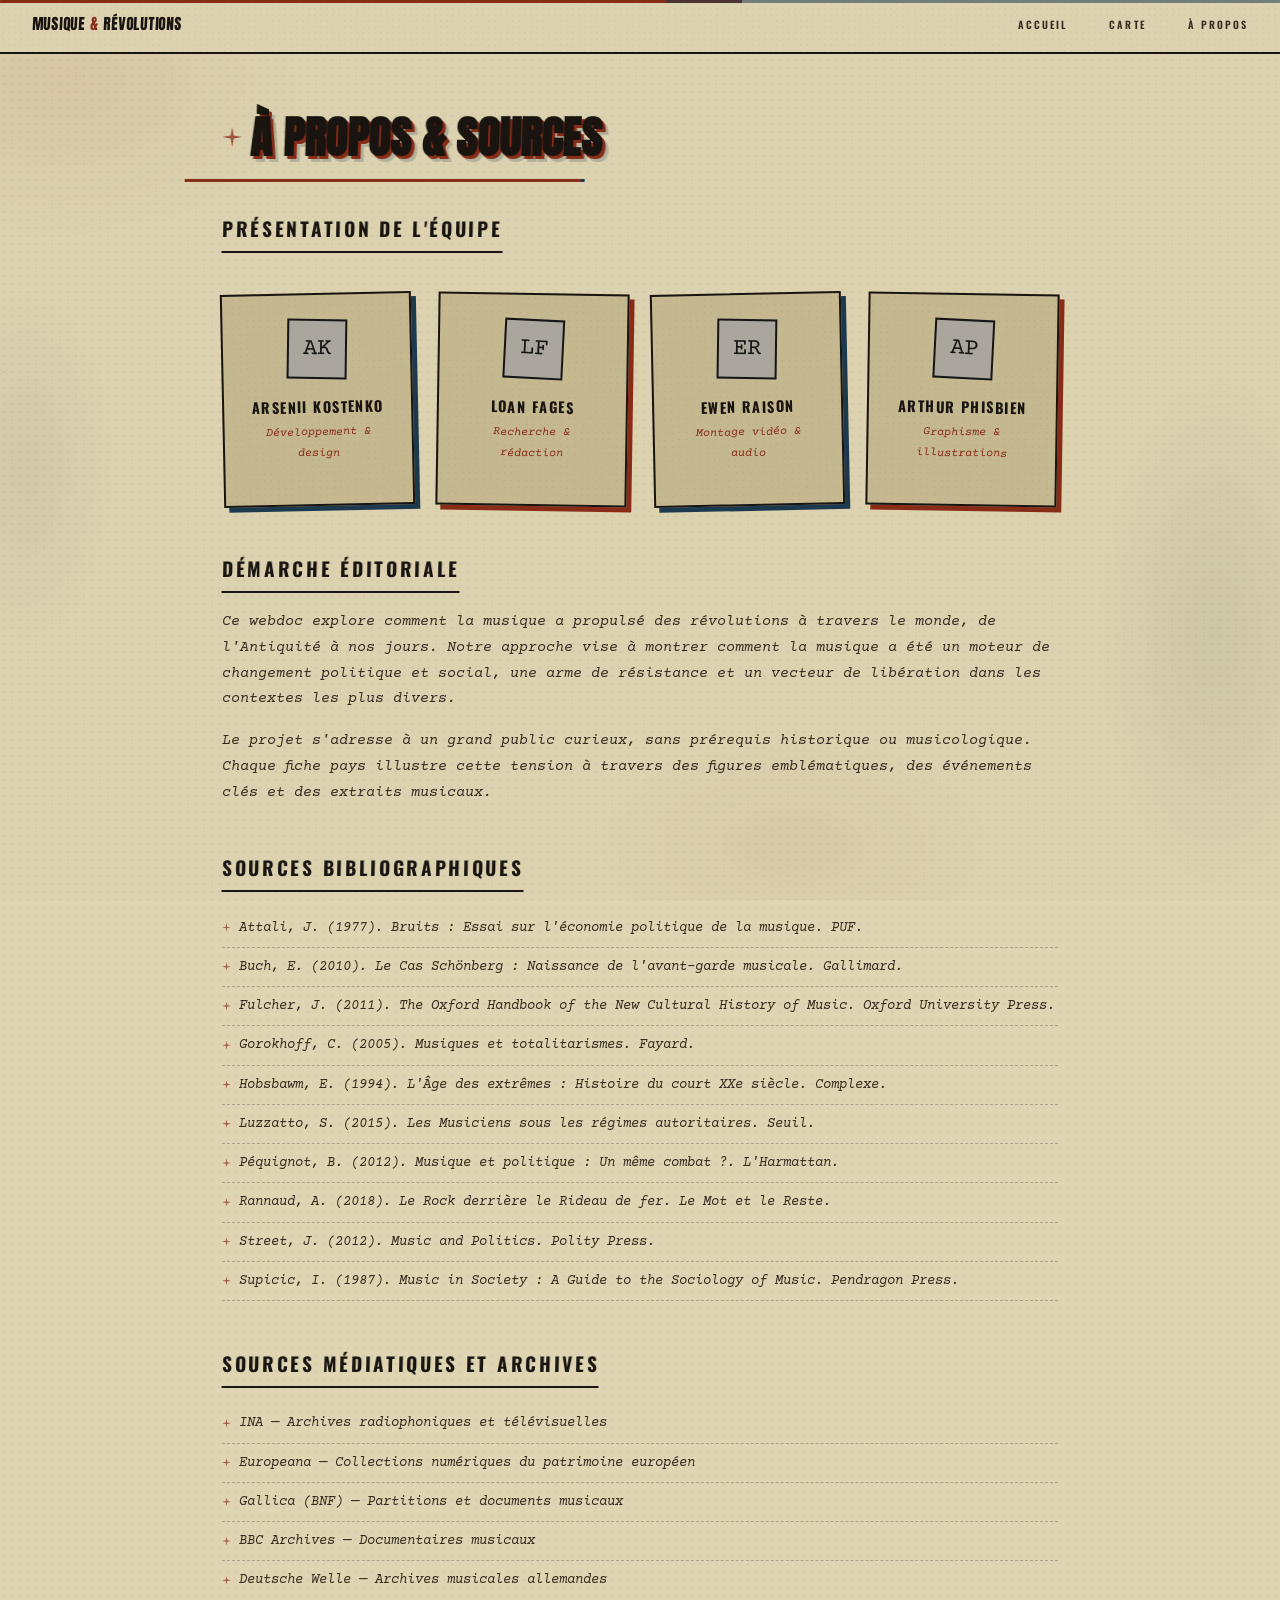
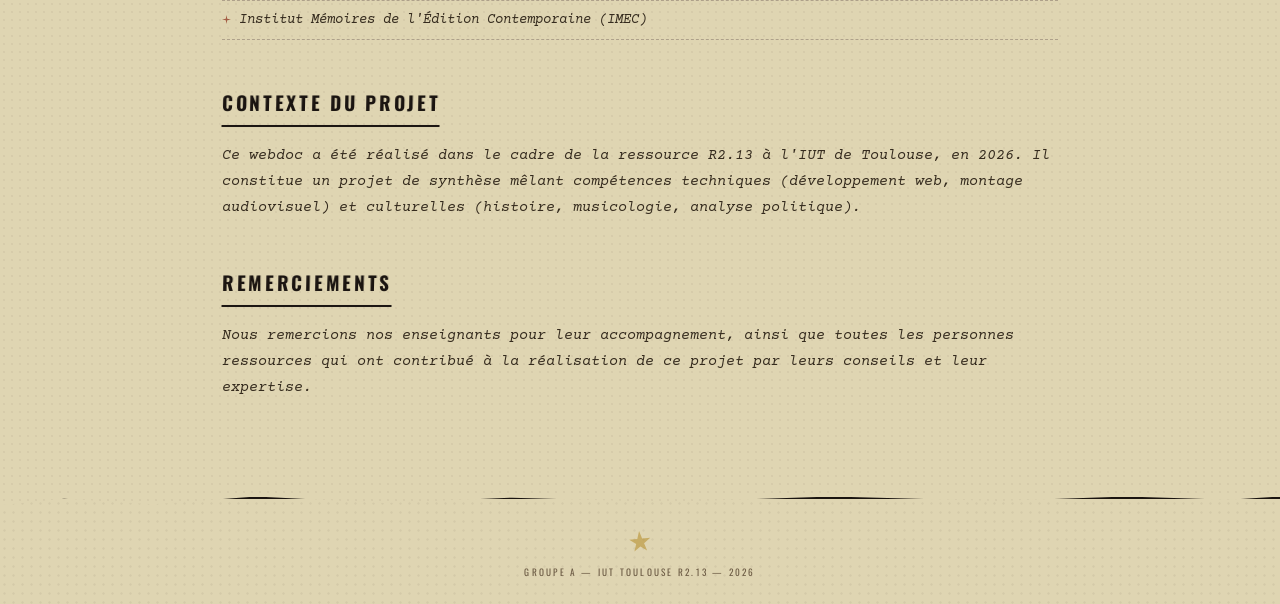
<file: about.html>
<!DOCTYPE html>
<html lang="fr">
<head>
  <meta charset="UTF-8">
  <meta name="viewport" content="width=device-width, initial-scale=1.0">
  <title>À propos & Sources — Musique & Révolutions</title>
  <link rel="stylesheet" href="css/style.css">
</head>
<body>
  <header class="site-header">
    <div class="logo"><a href="index.html">Musique <span>&</span> Révolutions</a></div>
    <button class="menu-toggle" aria-label="Menu">Menu</button>
    <nav>
      <a href="index.html">Accueil</a>
      <a href="map.html">Carte</a>
      <a href="about.html">À propos</a>
    </nav>
  </header>

  <main>
    <div class="about-page">
      <h1>À propos & Sources</h1>

      <section>
        <h2>Présentation de l'équipe</h2>
        <div class="team-grid">
          <div class="team-card">
            <div class="avatar">AK</div>
            <h3>Arsenii Kostenko</h3>
            <p class="role">Développement & design</p>
          </div>
          <div class="team-card">
            <div class="avatar">LF</div>
            <h3>Loan Fages</h3>
            <p class="role">Recherche & rédaction</p>
          </div>
          <div class="team-card">
            <div class="avatar">ER</div>
            <h3>Ewen Raison</h3>
            <p class="role">Montage vidéo & audio</p>
          </div>
          <div class="team-card">
            <div class="avatar">AP</div>
            <h3>Arthur Phisbien</h3>
            <p class="role">Graphisme & illustrations</p>
          </div>
        </div>
      </section>

      <section>
        <h2>Démarche éditoriale</h2>
        <p>Ce webdoc explore comment la musique a propulsé des révolutions à travers le monde, de l'Antiquité à nos jours. Notre approche vise à montrer comment la musique a été un moteur de changement politique et social, une arme de résistance et un vecteur de libération dans les contextes les plus divers.</p>
        <p>Le projet s'adresse à un grand public curieux, sans prérequis historique ou musicologique. Chaque fiche pays illustre cette tension à travers des figures emblématiques, des événements clés et des extraits musicaux.</p>
      </section>

      <section>
        <h2>Sources bibliographiques</h2>
        <ul class="sources-list">
          <li>Attali, J. (1977). <em>Bruits : Essai sur l'économie politique de la musique</em>. PUF.</li>
          <li>Buch, E. (2010). <em>Le Cas Schönberg : Naissance de l'avant-garde musicale</em>. Gallimard.</li>
          <li>Fulcher, J. (2011). <em>The Oxford Handbook of the New Cultural History of Music</em>. Oxford University Press.</li>
          <li>Gorokhoff, C. (2005). <em>Musiques et totalitarismes</em>. Fayard.</li>
          <li>Hobsbawm, E. (1994). <em>L'Âge des extrêmes : Histoire du court XXe siècle</em>. Complexe.</li>
          <li>Luzzatto, S. (2015). <em>Les Musiciens sous les régimes autoritaires</em>. Seuil.</li>
          <li>Péquignot, B. (2012). <em>Musique et politique : Un même combat ?</em>. L'Harmattan.</li>
          <li>Rannaud, A. (2018). <em>Le Rock derrière le Rideau de fer</em>. Le Mot et le Reste.</li>
          <li>Street, J. (2012). <em>Music and Politics</em>. Polity Press.</li>
          <li>Supicic, I. (1987). <em>Music in Society : A Guide to the Sociology of Music</em>. Pendragon Press.</li>
        </ul>
      </section>

      <section>
        <h2>Sources médiatiques et archives</h2>
        <ul class="sources-list">
          <li>INA — Archives radiophoniques et télévisuelles</li>
          <li>Europeana — Collections numériques du patrimoine européen</li>
          <li>Gallica (BNF) — Partitions et documents musicaux</li>
          <li>BBC Archives — Documentaires musicaux</li>
          <li>Deutsche Welle — Archives musicales allemandes</li>
          <li>Institut Mémoires de l'Édition Contemporaine (IMEC)</li>
        </ul>
      </section>

      <section>
        <h2>Contexte du projet</h2>
        <p>Ce webdoc a été réalisé dans le cadre de la ressource R2.13 à l'IUT de Toulouse, en 2026. Il constitue un projet de synthèse mêlant compétences techniques (développement web, montage audiovisuel) et culturelles (histoire, musicologie, analyse politique).</p>
      </section>

      <section>
        <h2>Remerciements</h2>
        <p>Nous remercions nos enseignants pour leur accompagnement, ainsi que toutes les personnes ressources qui ont contribué à la réalisation de ce projet par leurs conseils et leur expertise.</p>
      </section>
    </div>
  </main>

  <footer class="site-footer">
    <p>Groupe A — IUT Toulouse R2.13 — 2026</p>
  </footer>

  <script src="js/main.js"></script>
</body>
</html>
</file>
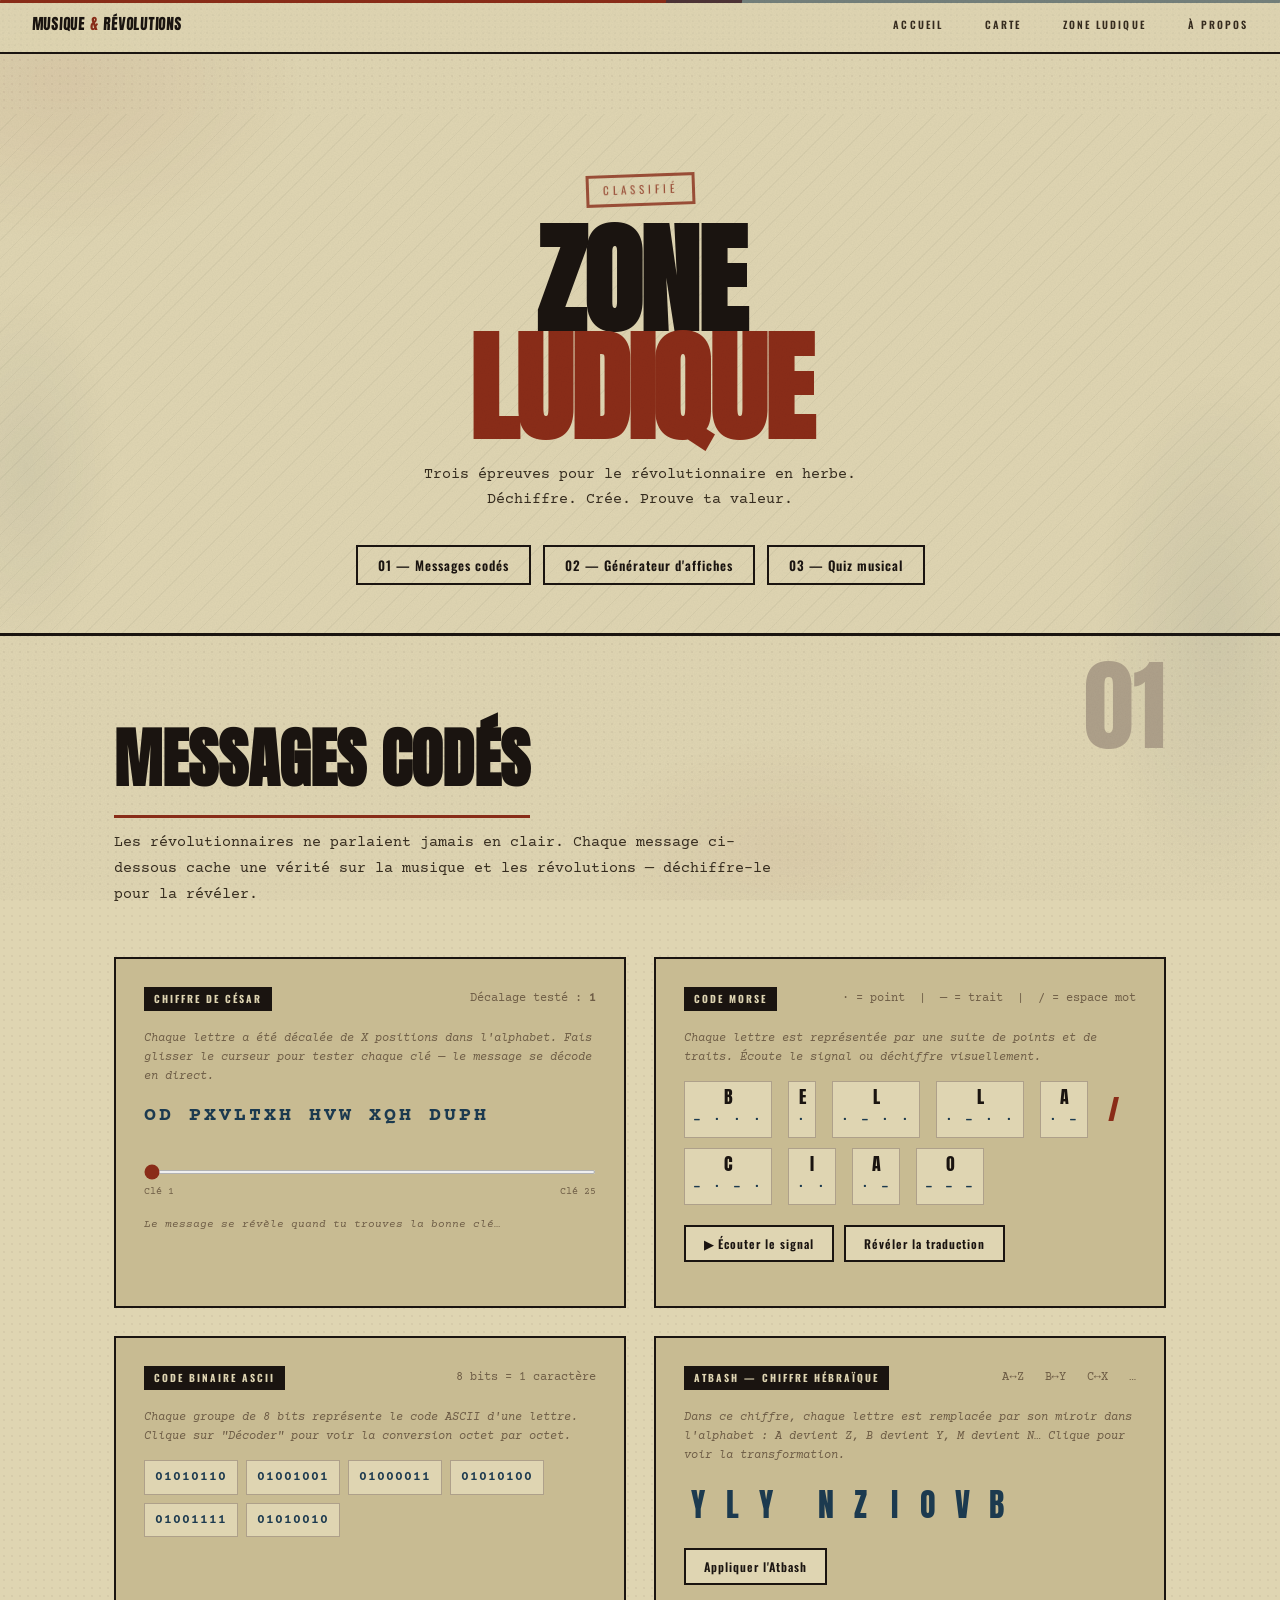
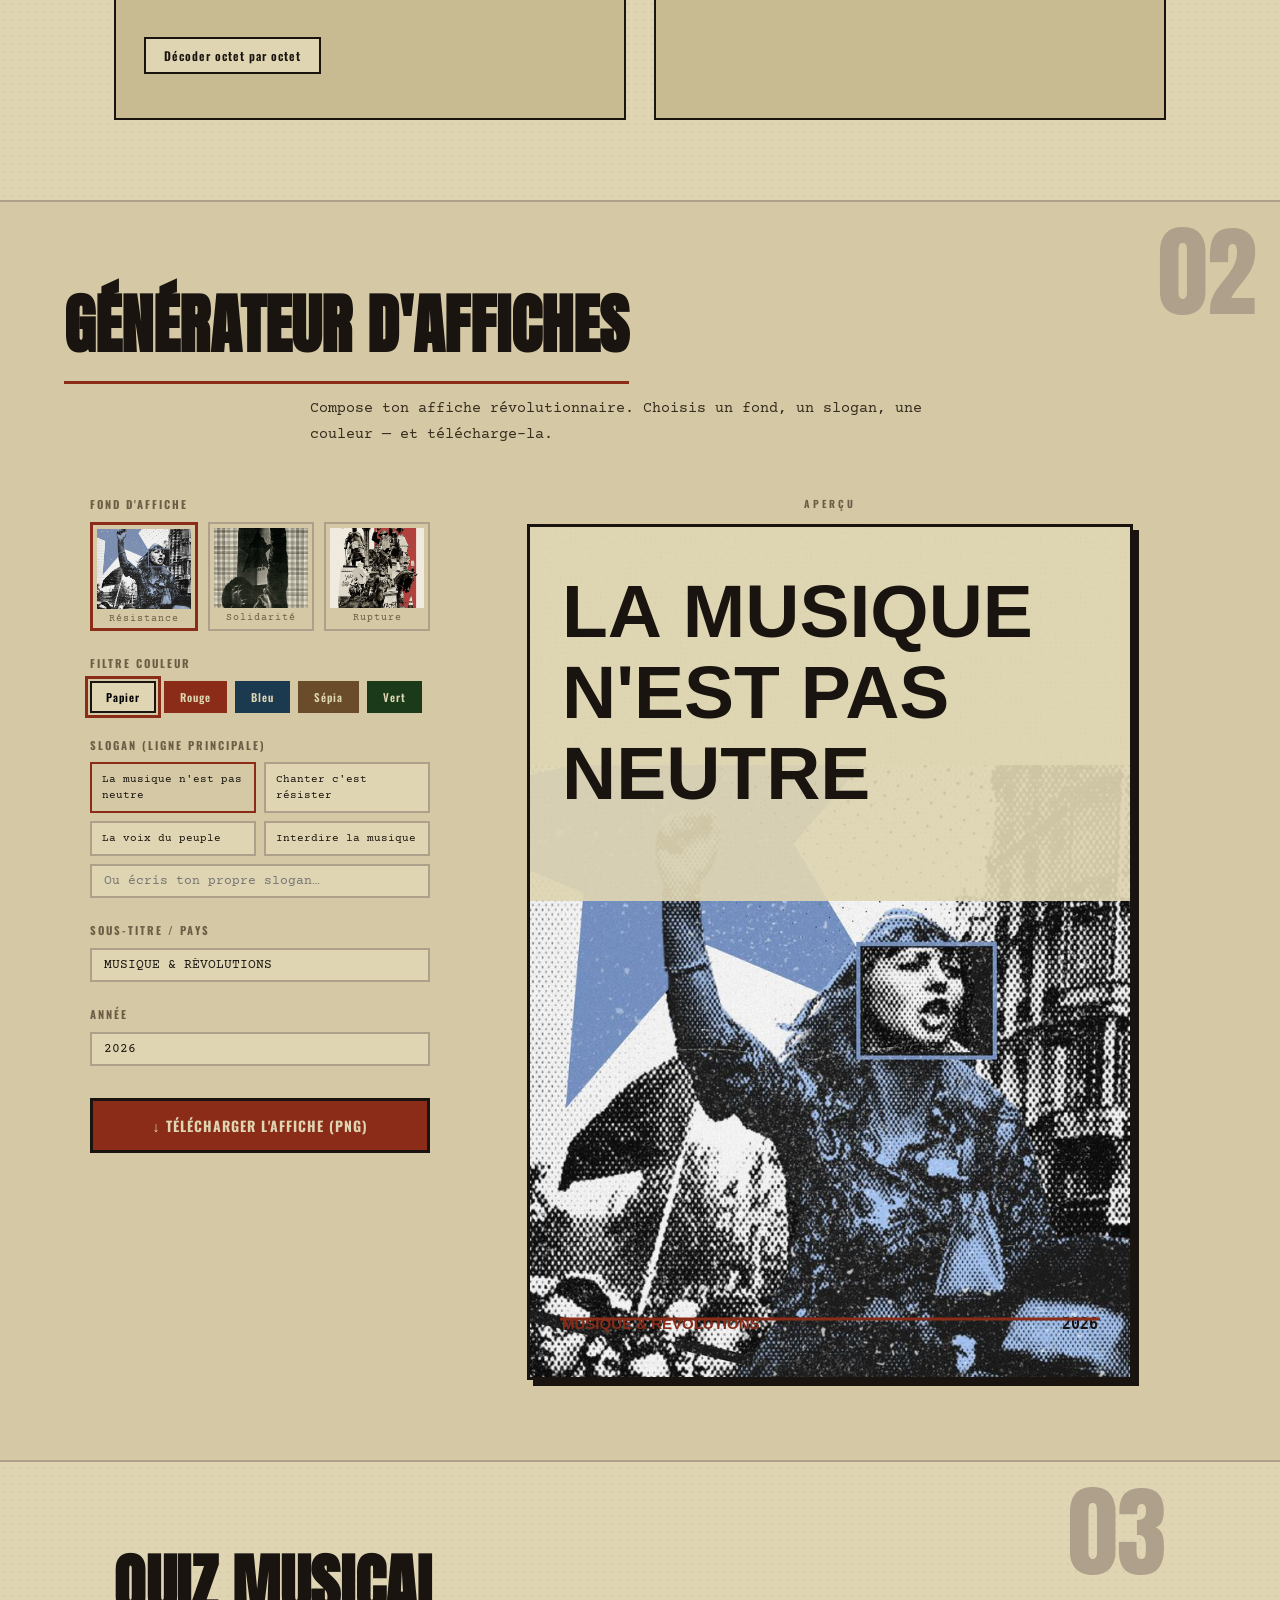
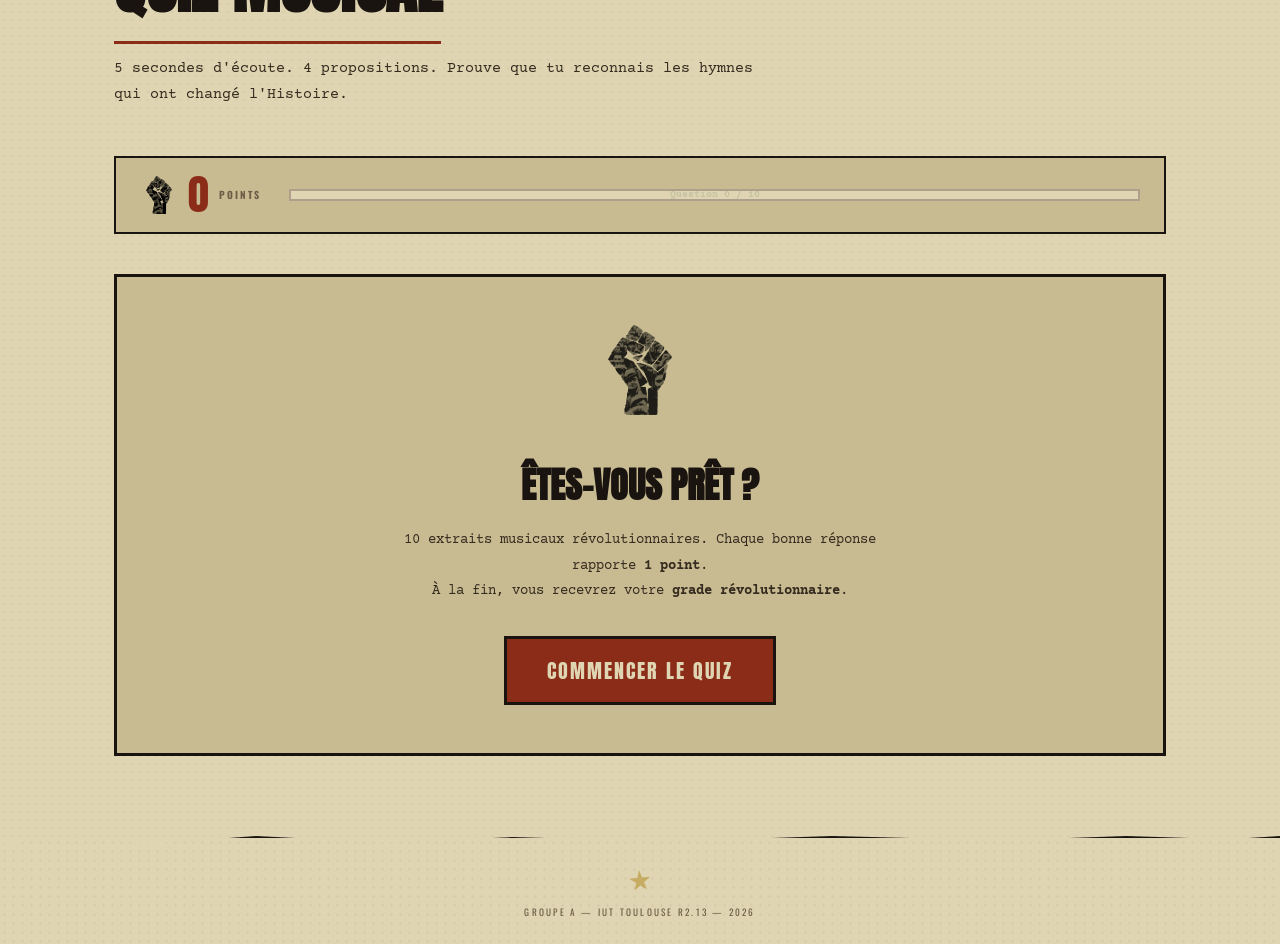
<file: ludique.html>
<!DOCTYPE html>
<html lang="fr">
<head>
  <meta charset="UTF-8">
  <meta name="viewport" content="width=device-width, initial-scale=1.0">
  <title>Zone Ludique — Musique & Révolutions</title>
  <link rel="stylesheet" href="css/style.css">
  <link rel="stylesheet" href="css/ludique.css">
</head>
<body>
  <header class="site-header">
    <div class="logo"><a href="index.html">Musique <span>&</span> Révolutions</a></div>
    <button class="menu-toggle" aria-label="Menu">Menu</button>
    <nav>
      <a href="index.html">Accueil</a>
      <a href="map.html">Carte</a>
      <a href="ludique.html" class="active">Zone Ludique</a>
      <a href="about.html">À propos</a>
    </nav>
  </header>

  <main class="ludique-page">

    <!-- ══════════════════════════════════════════════
         HERO
    ══════════════════════════════════════════════ -->
    <section class="ludique-hero">
      <div class="ludique-hero-inner">
        <div class="ludique-stamp">CLASSIFIÉ</div>
        <h1 class="ludique-title">ZONE<br><span>LUDIQUE</span></h1>
        <p class="ludique-sub">Trois épreuves pour le révolutionnaire en herbe.<br>Déchiffre. Crée. Prouve ta valeur.</p>
        <div class="ludique-nav-pills">
          <a href="#codes" class="pill">01 — Messages codés</a>
          <a href="#affiches" class="pill">02 — Générateur d'affiches</a>
          <a href="#quiz" class="pill">03 — Quiz musical</a>
        </div>
      </div>
    </section>

    <!-- ══════════════════════════════════════════════
         SECTION 1 — MESSAGES CODÉS
    ══════════════════════════════════════════════ -->
    <section class="ludi-section" id="codes">
      <div class="section-label">01</div>
      <h2 class="section-title">Messages codés</h2>
      <p class="section-intro">Les révolutionnaires ne parlaient jamais en clair. Chaque message ci-dessous cache une vérité sur la musique et les révolutions — déchiffre-le pour la révéler.</p>

      <div class="codes-grid">

        <!-- CÉSAR — encodé shift=3, "LA MUSIQUE EST UNE ARME" → "OD PXVLTXH HVW XQH DUPH" -->
        <div class="code-card" data-type="cesar">
          <div class="code-card-header">
            <span class="code-badge">CHIFFRE DE CÉSAR</span>
            <span class="code-shift-info">Décalage testé : <strong id="cesar-shift-display">1</strong></span>
          </div>
          <p class="code-instructions">Chaque lettre a été décalée de X positions dans l'alphabet. Fais glisser le curseur pour tester chaque clé — le message se décode en direct.</p>
          <div class="code-encrypted live-decode" id="cesar-live">OD PXVLTXH HVW XQH DUPH</div>
          <div class="code-controls">
            <input type="range" min="1" max="25" value="1" id="cesar-slider" class="code-slider">
            <div class="code-labels"><span>Clé 1</span><span>Clé 25</span></div>
          </div>
          <div class="code-result hidden" id="cesar-result">
            <div class="code-unlocked-label">✦ MESSAGE DÉCHIFFRÉ — CLÉ 3</div>
            <p class="code-fact">En Iran sous Khomeini (1979), la musique populaire fut bannie des ondes. Les artistes distribuaient leurs chansons sur cassettes en réseau clandestin — le premier "streaming" révolutionnaire de l'histoire.</p>
          </div>
          <div class="code-hint" id="cesar-hint">Le message se révèle quand tu trouves la bonne clé…</div>
        </div>

        <!-- MORSE — "BELLA CIAO" : -... . .-.. .-.. .- / -.-. .. .- --- -->
        <div class="code-card" data-type="morse">
          <div class="code-card-header">
            <span class="code-badge">CODE MORSE</span>
            <span class="code-shift-info">· = point &nbsp;|&nbsp; — = trait &nbsp;|&nbsp; / = espace mot</span>
          </div>
          <p class="code-instructions">Chaque lettre est représentée par une suite de points et de traits. Écoute le signal ou déchiffre visuellement.</p>
          <div class="morse-letters" id="morse-letters">
            <span class="morse-letter-group"><span class="ml-letter">B</span><span class="ml-code">-&nbsp;·&nbsp;·&nbsp;·</span></span>
            <span class="morse-letter-group"><span class="ml-letter">E</span><span class="ml-code">·</span></span>
            <span class="morse-letter-group"><span class="ml-letter">L</span><span class="ml-code">·&nbsp;-&nbsp;·&nbsp;·</span></span>
            <span class="morse-letter-group"><span class="ml-letter">L</span><span class="ml-code">·&nbsp;-&nbsp;·&nbsp;·</span></span>
            <span class="morse-letter-group"><span class="ml-letter">A</span><span class="ml-code">·&nbsp;-</span></span>
            <span class="morse-word-sep">/</span>
            <span class="morse-letter-group"><span class="ml-letter">C</span><span class="ml-code">-&nbsp;·&nbsp;-&nbsp;·</span></span>
            <span class="morse-letter-group"><span class="ml-letter">I</span><span class="ml-code">·&nbsp;·</span></span>
            <span class="morse-letter-group"><span class="ml-letter">A</span><span class="ml-code">·&nbsp;-</span></span>
            <span class="morse-letter-group"><span class="ml-letter">O</span><span class="ml-code">-&nbsp;-&nbsp;-</span></span>
          </div>
          <div class="code-controls morse-controls">
            <button class="btn-morse-play" id="morse-play-btn" onclick="playMorse()">
              <span class="morse-icon">▶</span> Écouter le signal
            </button>
            <button class="btn-morse-reveal" onclick="revealMorse()">Révéler la traduction</button>
          </div>
          <div class="code-result hidden" id="morse-result">
            <div class="code-unlocked-label">✦ MESSAGE DÉCHIFFRÉ</div>
            <div class="code-decoded-text" id="morse-decoded-text"></div>
            <p class="code-fact">"Bella Ciao" est né dans les rizières du Pô au début du XXe siècle — chant de protestation des <em>mondine</em>, ouvrières saisonnières exploitées. Repris en 1944 par les partisans antifascistes italiens, il est devenu l'hymne universel de la résistance.</p>
          </div>
        </div>

        <!-- BINAIRE — "MARLEY" en ASCII 8 bits -->
        <div class="code-card" data-type="binaire">
          <div class="code-card-header">
            <span class="code-badge">CODE BINAIRE ASCII</span>
            <span class="code-shift-info">8 bits = 1 caractère</span>
          </div>
          <p class="code-instructions">Chaque groupe de 8 bits représente le code ASCII d'une lettre. Clique sur "Décoder" pour voir la conversion octet par octet.</p>
          <div class="binary-bytes" id="binary-bytes">
            <span class="byte-group" data-char="V">01010110</span>
            <span class="byte-group" data-char="I">01001001</span>
            <span class="byte-group" data-char="C">01000011</span>
            <span class="byte-group" data-char="T">01010100</span>
            <span class="byte-group" data-char="O">01001111</span>
            <span class="byte-group" data-char="R">01010010</span>
          </div>
          <div class="binary-step-display" id="binary-step-display"></div>
          <div class="binary-result-word" id="binary-result-word"></div>
          <div class="code-controls">
            <button class="btn-decode" id="binary-btn" onclick="decodeBinary()">Décoder octet par octet</button>
          </div>
          <div class="code-result hidden" id="binary-result">
            <div class="code-unlocked-label">✦ MESSAGE DÉCHIFFRÉ</div>
            <p class="code-fact">Víctor Jara, chanteur et guitariste chilien, fut arrêté lors du coup d'État de Pinochet le 11 septembre 1973. Ses geôliers lui brisèrent les deux mains pour qu'il ne puisse plus jamais jouer. Il continua à chanter malgré la torture, et fut exécuté quelques jours plus tard. Son nom est devenu symbole de la résistance musicale contre les dictatures.</p>
          </div>
        </div>

        <!-- ATBASH — "BOB MARLEY" → "YLY NZIOVB" -->
        <div class="code-card" data-type="atbash">
          <div class="code-card-header">
            <span class="code-badge">ATBASH — CHIFFRE HÉBRAÏQUE</span>
            <span class="code-shift-info">A↔Z &nbsp; B↔Y &nbsp; C↔X &nbsp; …</span>
          </div>
          <p class="code-instructions">Dans ce chiffre, chaque lettre est remplacée par son miroir dans l'alphabet : A devient Z, B devient Y, M devient N… Clique pour voir la transformation.</p>
          <div class="atbash-display" id="atbash-display">
            <span class="atbash-char" data-plain="B">Y</span>
            <span class="atbash-char" data-plain="O">L</span>
            <span class="atbash-char" data-plain="B">Y</span>
            <span class="atbash-char atbash-space"> </span>
            <span class="atbash-char" data-plain="M">N</span>
            <span class="atbash-char" data-plain="A">Z</span>
            <span class="atbash-char" data-plain="R">I</span>
            <span class="atbash-char" data-plain="L">O</span>
            <span class="atbash-char" data-plain="E">V</span>
            <span class="atbash-char" data-plain="Y">B</span>
          </div>
          <div class="code-controls">
            <button class="btn-decode" id="atbash-btn" onclick="decodeAtbash()">Appliquer l'Atbash</button>
          </div>
          <div class="code-result hidden" id="atbash-result">
            <div class="code-unlocked-label">✦ MESSAGE DÉCHIFFRÉ</div>
            <p class="code-fact">Bob Marley et le reggae jamaïcain ont transformé la musique en arme politique pacifique. Ses textes tirés du Rastafarisme dénonçaient l'oppression coloniale (le "Babylon") — un langage musical codé que les autorités jamaïcaines mirent des années à vraiment comprendre.</p>
          </div>
        </div>

      </div>
    </section>

    <!-- ══════════════════════════════════════════════
         SECTION 2 — GÉNÉRATEUR D'AFFICHES
    ══════════════════════════════════════════════ -->
    <section class="ludi-section ludi-section-dark" id="affiches">
      <div class="section-label">02</div>
      <h2 class="section-title">Générateur d'affiches</h2>
      <p class="section-intro">Compose ton affiche révolutionnaire. Choisis un fond, un slogan, une couleur — et télécharge-la.</p>

      <div class="poster-studio">

        <!-- Panneau de contrôle -->
        <div class="poster-controls">

          <div class="ctrl-group">
            <label class="ctrl-label">Fond d'affiche</label>
            <div class="bg-presets">
              <button class="bg-preset active" data-bg="1" onclick="selectBg(1)">
                <img src="assets/img/poster-bg-1.png" alt="Fond 1 — Femme poing levé">
                <span>Résistance</span>
              </button>
              <button class="bg-preset" data-bg="2" onclick="selectBg(2)">
                <img src="assets/img/poster-bg-2.png" alt="Fond 2 — Silhouette poing">
                <span>Solidarité</span>
              </button>
              <button class="bg-preset" data-bg="3" onclick="selectBg(3)">
                <img src="assets/img/poster-bg-3.png" alt="Fond 3 — Statues renversées">
                <span>Rupture</span>
              </button>
            </div>
          </div>

          <div class="ctrl-group">
            <label class="ctrl-label">Filtre couleur</label>
            <div class="color-presets">
              <button class="color-btn active" data-color="none" onclick="selectColor('none')" style="background:#dfd5b2;border:2px solid #1a1410">Papier</button>
              <button class="color-btn" data-color="red" onclick="selectColor('red')" style="background:#8a2c18;color:#dfd5b2">Rouge</button>
              <button class="color-btn" data-color="blue" onclick="selectColor('blue')" style="background:#1c3a4f;color:#dfd5b2">Bleu</button>
              <button class="color-btn" data-color="sepia" onclick="selectColor('sepia')" style="background:#6b4c2a;color:#dfd5b2">Sépia</button>
              <button class="color-btn" data-color="green" onclick="selectColor('green')" style="background:#1a3a1a;color:#dfd5b2">Vert</button>
            </div>
          </div>

          <div class="ctrl-group">
            <label class="ctrl-label">Slogan (ligne principale)</label>
            <div class="slogan-presets">
              <button class="slogan-btn active" onclick="setSlogan('LA MUSIQUE\nN\'EST PAS\nNEUTRE')">La musique n'est pas neutre</button>
              <button class="slogan-btn" onclick="setSlogan('CHANTER\nC\'EST\nRÉSISTER')">Chanter c'est résister</button>
              <button class="slogan-btn" onclick="setSlogan('LA VOIX\nDU\nPEUPLE')">La voix du peuple</button>
              <button class="slogan-btn" onclick="setSlogan('INTERDIRE\nLA MUSIQUE\nC\'EST ÉCHOUER')">Interdire la musique</button>
            </div>
            <input type="text" id="custom-slogan" class="ctrl-input" placeholder="Ou écris ton propre slogan…" oninput="updateCustomSlogan(this.value)">
          </div>

          <div class="ctrl-group">
            <label class="ctrl-label">Sous-titre / Pays</label>
            <input type="text" id="poster-subtitle" class="ctrl-input" value="MUSIQUE &amp; RÉVOLUTIONS" oninput="updateSubtitle(this.value)">
          </div>

          <div class="ctrl-group">
            <label class="ctrl-label">Année</label>
            <input type="text" id="poster-year" class="ctrl-input" value="2026" maxlength="6" oninput="updateYear(this.value)">
          </div>

          <button class="btn-download" onclick="downloadPoster()">
            ↓ Télécharger l'affiche (PNG)
          </button>
        </div>

        <!-- Aperçu -->
        <div class="poster-preview-wrap">
          <div class="poster-preview-label">APERÇU</div>
          <canvas id="poster-canvas" width="600" height="850"></canvas>
        </div>

      </div>
    </section>

    <!-- ══════════════════════════════════════════════
         SECTION 3 — QUIZ MUSICAL
    ══════════════════════════════════════════════ -->
    <section class="ludi-section" id="quiz">
      <div class="section-label">03</div>
      <h2 class="section-title">Quiz musical</h2>
      <p class="section-intro">5 secondes d'écoute. 4 propositions. Prouve que tu reconnais les hymnes qui ont changé l'Histoire.</p>

      <!-- Score header -->
      <div class="quiz-scoreboard">
        <div class="score-display">
          <img src="assets/img/icon-poing.png" class="score-fist" alt="Points">
          <span class="score-count" id="quiz-score">0</span>
          <span class="score-label">POINTS</span>
        </div>
        <div class="quiz-progress-wrap">
          <div class="quiz-progress-bar" id="quiz-progress-bar" style="width:0%"></div>
          <span class="quiz-progress-text" id="quiz-progress-text">Question 0 / 10</span>
        </div>
      </div>

      <!-- Zone de jeu -->
      <div class="quiz-arena" id="quiz-arena">

        <!-- Écran de départ -->
        <div class="quiz-screen" id="quiz-start-screen">
          <div class="quiz-start-deco">
            <img src="assets/img/icon-poing.png" alt="Poing levé" class="start-fist">
          </div>
          <h3>Êtes-vous prêt ?</h3>
          <p>10 extraits musicaux révolutionnaires. Chaque bonne réponse rapporte <strong>1 point</strong>.<br>À la fin, vous recevrez votre <strong>grade révolutionnaire</strong>.</p>
          <button class="btn-quiz-start" onclick="startQuiz()">Commencer le quiz</button>
        </div>

        <!-- Écran de question -->
        <div class="quiz-screen hidden" id="quiz-question-screen">
          <div class="quiz-question-header">
            <span class="quiz-q-num" id="quiz-q-num">Question 1</span>
            <span class="quiz-country" id="quiz-country-flag"></span>
          </div>
          <div class="quiz-player">
            <button class="quiz-play-btn" id="quiz-play-btn" onclick="playQuizAudio()">
              <span class="play-icon">▶</span>
              <span class="play-label">Écouter l'extrait (5 sec)</span>
            </button>
            <div class="quiz-audio-bar" id="quiz-audio-bar">
              <div class="quiz-audio-progress" id="quiz-audio-progress"></div>
            </div>
            <div class="quiz-played-hint hidden" id="quiz-played-hint">Extrait joué — fais ton choix !</div>
          </div>
          <div class="quiz-choices" id="quiz-choices">
            <!-- injecté par JS -->
          </div>
          <div class="quiz-feedback hidden" id="quiz-feedback">
            <div class="feedback-inner" id="quiz-feedback-inner"></div>
            <button class="btn-next" id="btn-next" onclick="nextQuestion()">Question suivante →</button>
          </div>
        </div>

        <!-- Écran de résultat final -->
        <div class="quiz-screen hidden" id="quiz-result-screen">
          <div class="result-fist-wrap">
            <img src="assets/img/icon-poing.png" alt="Poing" class="result-fist">
          </div>
          <div class="result-grade" id="result-grade-badge"></div>
          <div class="result-score-big" id="result-score-big"></div>
          <p class="result-desc" id="result-desc"></p>
          <div class="result-classement">
            <h4>Barème révolutionnaire</h4>
            <ul class="grade-list" id="grade-list">
              <!-- injecté par JS -->
            </ul>
          </div>
          <button class="btn-quiz-start" onclick="restartQuiz()">Rejouer</button>
        </div>

      </div>
    </section>

  </main>

  <footer class="site-footer">
    <p>Groupe A — IUT Toulouse R2.13 — 2026</p>
  </footer>

  <script src="js/data.js"></script>
  <script src="js/ludique.js"></script>
</body>
</html>
</file>
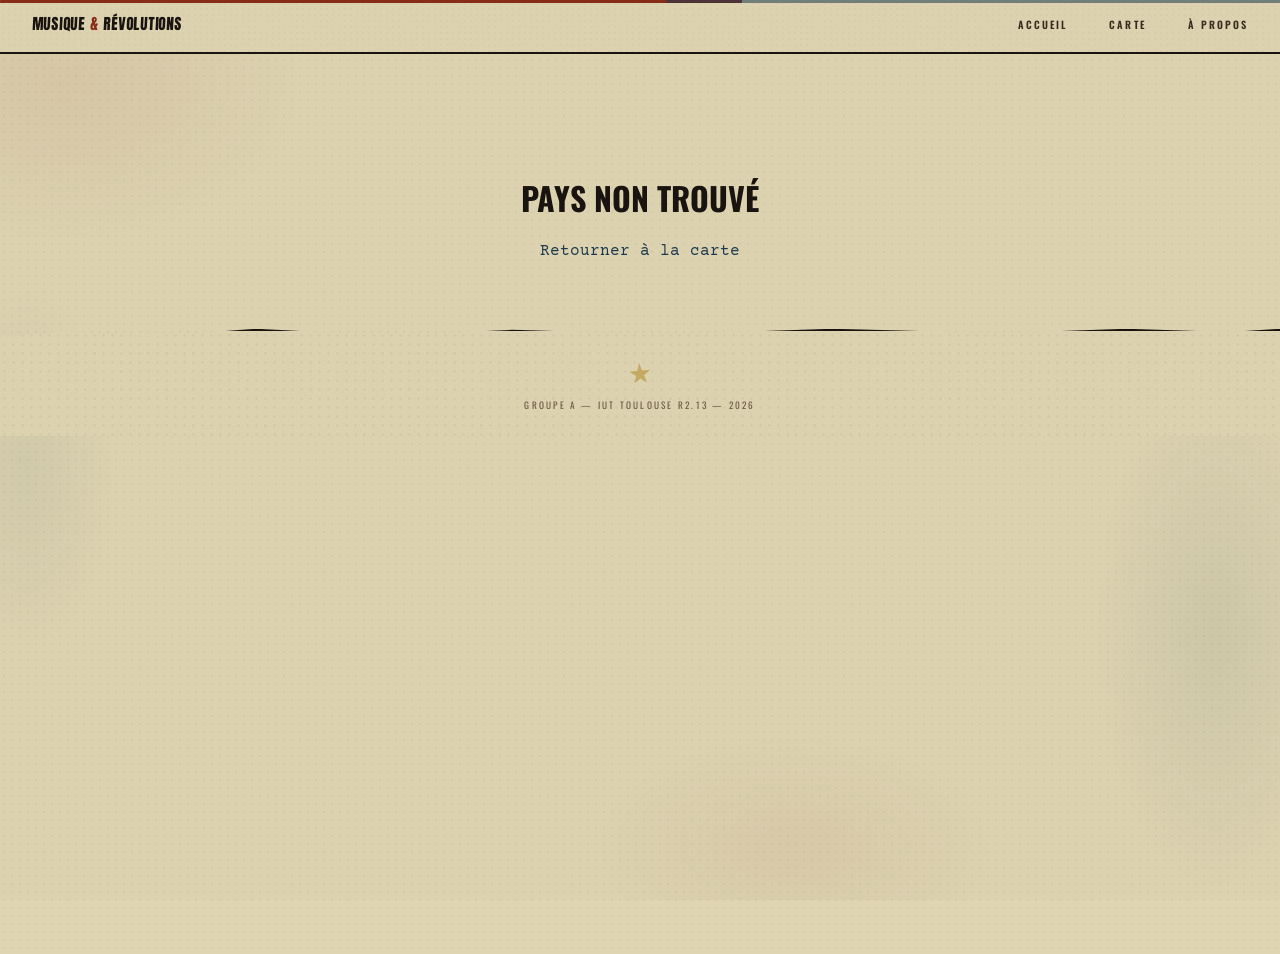
<file: pays.html>
<!DOCTYPE html>
<html lang="fr">
<head>
  <meta charset="UTF-8">
  <meta name="viewport" content="width=device-width, initial-scale=1.0">
  <title>Pays — Musique & Révolutions</title>
  <link rel="stylesheet" href="css/style.css">
</head>
<body>
  <header class="site-header">
    <div class="logo"><a href="index.html">Musique <span>&</span> Révolutions</a></div>
    <button class="menu-toggle" aria-label="Menu">Menu</button>
    <nav>
      <a href="index.html">Accueil</a>
      <a href="map.html">Carte</a>
      <a href="about.html">À propos</a>
    </nav>
  </header>

  <main class="country-page" id="country-page">
    <div class="country-header" id="country-header"></div>
    <div class="figure-speech" id="figure-speech"></div>
    <div class="country-timeline" id="country-timeline">
      <h2>Chronologie</h2>
      <div id="timeline-events"></div>
    </div>
  </main>

  <footer class="site-footer">
    <p>Groupe A — IUT Toulouse R2.13 — 2026</p>
  </footer>

  <script src="js/data.js"></script>
  <script src="js/main.js"></script>
</body>
</html>
</file>
<file: css/style.css>
@import url('https://fonts.googleapis.com/css2?family=Anton&family=Oswald:wght@300;400;500;600;700&family=Courier+Prime:ital,wght@0,400;0,700;1,400;1,700&display=swap');

* {
  margin: 0;
  padding: 0;
  box-sizing: border-box;
}

/* ============================================================
   VARIABLES — 3 couleurs d'encre, papier journal vieilli
   Inspiré: affiches Mai 68, sérigraphie constructiviste,
   samizdat, journaux révolutionnaires 1900–1970
   ============================================================ */
:root {
  /* Papier — jaune journal vieilli, pas blanc */
  --bg-dark:    #dfd5b2;
  --bg-alt:     #d4c9a4;
  --bg-panel:   #c8bb92;

  /* Encre noire — profonde, chaleureuse */
  --text-primary:   #1a1410;
  --text-secondary: #352b1e;
  --text-muted:     #6e5d46;

  /* Encre bleue — ardoise fané, pas de digital */
  --accent:         #1c3a4f;
  --accent-hover:   #294e68;
  --accent-dim:     rgba(28, 58, 79, 0.12);

  /* Rouge brique — affiche communiste, pas néon */
  --accent-warm:    #8a2c18;
  --accent-warm-dim: rgba(138, 44, 24, 0.12);

  /* Or ocre — vieux journal, paille dorée */
  --ocre:           #b08418;
  --ocre-dim:       rgba(176, 132, 24, 0.15);

  /* Bordures */
  --border-color:   #aea08a;
  --border-heavy:   #1a1410;

  /* Typographie */
  --font-display: 'Anton', sans-serif;
  --font-heading: 'Oswald', sans-serif;
  --font-body:    'Courier Prime', monospace;

  /* Carte SVG */
  --country-fill:        #ccc09e;
  --country-stroke:      #aba08a;
  --country-data-fill:   #bfb595;
  --country-data-stroke: #8a2c18;

  /* UI divers */
  --tooltip-bg:    rgba(218, 210, 185, 0.97);
  --backdrop-bg:   rgba(0, 0, 0, 0.22);
  --header-bg:     rgba(223, 213, 178, 0.97);
}


/* ============================================================
   BASE — trame halftone presse offset + grain film
   ============================================================ */
body {
  font-family: var(--font-body);
  background-color: var(--bg-dark);
  color: var(--text-primary);
  line-height: 1.6;
  min-height: 100vh;
  overflow-x: hidden;
  /* Points halftone sur papier journal */
  background-image:
    url("data:image/svg+xml,%3Csvg xmlns='http://www.w3.org/2000/svg' width='8' height='8'%3E%3Ccircle cx='4' cy='4' r='1.1' fill='%231a1410' opacity='0.06'/%3E%3C/svg%3E");
  background-size: 8px 8px;
}

/* Grain argentique — émulsion haute ISO */
body::after {
  content: '';
  position: fixed;
  inset: 0;
  pointer-events: none;
  z-index: 9997;
  background-image: url("data:image/svg+xml,%3Csvg xmlns='http://www.w3.org/2000/svg' width='280' height='280'%3E%3Cfilter id='g'%3E%3CfeTurbulence type='fractalNoise' baseFrequency='0.72' numOctaves='4' stitchTiles='stitch'/%3E%3CfeColorMatrix type='saturate' values='0'/%3E%3C/filter%3E%3Crect width='280' height='280' filter='url(%23g)'/%3E%3C/svg%3E");
  opacity: 0.1;
  mix-blend-mode: multiply;
}

/* Taches d'encre — surimpression offset */
body::before {
  content: '';
  position: fixed;
  inset: 0;
  pointer-events: none;
  z-index: 0;
  background-image:
    radial-gradient(ellipse 240px 160px at  5%  9%, rgba(138,44,24,0.07)  0%, transparent 100%),
    radial-gradient(ellipse 120px 260px at 95% 70%, rgba(28,58,79,0.08)   0%, transparent 100%),
    radial-gradient(ellipse 200px 110px at 62% 94%, rgba(138,44,24,0.05)  0%, transparent 100%),
    radial-gradient(ellipse  90px 180px at  2% 52%, rgba(28,58,79,0.06)   0%, transparent 100%);
}

a { color: var(--accent); text-decoration: none; transition: color 0.2s; }
a:hover { color: var(--accent-warm); }

h1, h2, h3, h4 {
  font-family: var(--font-heading);
  font-weight: 700;
  text-transform: uppercase;
}

/* ============================================================
   HEADER
   ============================================================ */
.site-header {
  position: fixed;
  top: 0; left: 0; right: 0;
  z-index: 1000;
  display: flex;
  justify-content: space-between;
  align-items: center;
  padding: 0 2rem;
  height: 54px;
  background: var(--header-bg);
  border-bottom: 2px solid var(--border-heavy);
  background-image:
    url("data:image/svg+xml,%3Csvg xmlns='http://www.w3.org/2000/svg' width='6' height='6'%3E%3Ccircle cx='3' cy='3' r='0.85' fill='%231a1410' opacity='0.05'/%3E%3C/svg%3E");
}

/* Barre rouge brique — décalée, tampon */
.site-header::before {
  content: '';
  position: absolute;
  top: 0; left: 0;
  width: 58%;
  height: 3px;
  background: var(--accent-warm);
  transform: skewX(-6deg);
  transform-origin: left;
}
/* Barre bleue ardoise */
.site-header::after {
  content: '';
  position: absolute;
  top: 0; right: 0;
  width: 48%;
  height: 3px;
  background: var(--accent);
  transform: skewX(-6deg);
  transform-origin: right;
  opacity: 0.55;
}

.site-header .logo a {
  font-family: var(--font-display);
  font-size: 0.95rem;
  color: var(--text-primary);
  letter-spacing: 0.05em;
  text-transform: uppercase;
  display: inline-block;
  transform: skewX(-3deg);
}
.site-header .logo span { color: var(--accent-warm); }

.site-header nav a {
  margin-left: 2rem;
  font-family: var(--font-heading);
  font-size: 0.64rem;
  text-transform: uppercase;
  letter-spacing: 0.2em;
  color: var(--text-secondary);
  font-weight: 600;
  padding-bottom: 2px;
  border-bottom: 2px solid transparent;
  transition: all 0.15s;
}
.site-header nav a:hover {
  color: var(--accent-warm);
  border-bottom-color: var(--accent-warm);
}

.site-header .menu-toggle {
  display: none;
  background: none; border: none;
  color: var(--text-primary); font-size: 1.4rem; cursor: pointer;
}

main { margin-top: 54px; }

/* ============================================================
   HERO
   ============================================================ */
.hero {
  display: flex;
  flex-direction: column;
  justify-content: center;
  align-items: center;
  min-height: 100vh;
  text-align: center;
  padding: 2rem;
  background-color: var(--bg-dark);
  position: relative;
  overflow: hidden;
}

/* Filets d'impression inclinés */
.hero::before {
  content: '';
  position: absolute; top: -20%; left: 28%;
  width: 3px; height: 160%;
  background: var(--accent-warm);
  transform: rotate(17deg); opacity: 0.35; pointer-events: none;
}
.hero::after {
  content: '';
  position: absolute; top: 8%; left: 36%;
  width: 1px; height: 84%;
  background: var(--accent);
  transform: rotate(17deg); opacity: 0.22; pointer-events: none;
}

.hero h1 {
  font-family: var(--font-display);
  font-size: 5.5rem; max-width: 900px;
  margin-bottom: 1.5rem; line-height: 0.9;
  position: relative; text-transform: uppercase;
  letter-spacing: -0.01em; transform: skewX(-2deg);
  text-shadow: 3px 3px 0 var(--accent-warm);
}
.hero h1 span { color: var(--accent-warm); display: block; }

.hero blockquote {
  font-family: var(--font-body); font-size: 0.9rem; font-style: italic;
  color: var(--text-secondary); max-width: 520px; margin-bottom: 2.5rem;
  border-left: 4px solid var(--accent-warm); padding: 0.3rem 0 0.3rem 1rem;
  text-align: left; transform: rotate(-0.8deg);
}
.hero blockquote footer {
  margin-top: 0.4rem; font-size: 0.7rem; color: var(--text-muted);
  font-style: normal; font-family: var(--font-heading); letter-spacing: 0.16em; text-transform: uppercase;
}

/* Bouton — tampon, décalage solide */
.btn-enter {
  display: inline-block;
  padding: 0.9rem 3rem;
  border: 3px solid #ece4c8;
  color: #ece4c8;
  font-family: var(--font-display); font-size: 0.95rem;
  letter-spacing: 0.16em; text-transform: uppercase;
  background: transparent; cursor: pointer; transition: all 0.18s;
  position: relative;
  box-shadow: 4px 4px 0 var(--accent-warm), 7px 7px 0 var(--accent);
  transform: rotate(-1.2deg);
  clip-path: polygon(0 2%, 98% 0, 100% 97%, 2% 100%);
}
.btn-enter:hover {
  background: var(--accent-warm); border-color: var(--accent-warm);
  color: var(--bg-dark); box-shadow: 6px 6px 0 var(--accent);
  transform: rotate(0.4deg) translate(-2px, -2px);
}

/* ============================================================
   GLOBE HERO
   ============================================================ */
.globe-hero {
  position: relative; overflow: hidden; height: 100vh;
}
.globe-hero::before {
  content: '';
  position: absolute; inset: 0;
  background-image: repeating-linear-gradient(
    88deg,
    transparent 0, transparent 30px,
    rgba(28,58,79,0.03) 30px, rgba(28,58,79,0.03) 32px
  );
  pointer-events: none; z-index: 4;
}

.globe-container {
  position: absolute; top: 0; left: 0;
  width: 100%; height: 100%;
  z-index: 1;
  filter: contrast(1.15) saturate(0.25) brightness(1.0);
}

/* Voile duotone ardoise sur le globe */
.globe-container::before {
  content: '';
  position: absolute; inset: 0;
  background: var(--accent);
  mix-blend-mode: color;
  opacity: 0.35;
  z-index: 2;
  pointer-events: none;
}

.globe-container::after {
  content: '';
  position: absolute; inset: 0;
  background: radial-gradient(ellipse at 50% 40%, transparent 30%, rgba(0,0,0,0.45) 75%, rgba(0,0,0,0.80) 100%);
  pointer-events: none; z-index: 3;
}
.globe-container canvas {
  display: block; width: 100% !important; height: 100% !important;
}

.globe-spinner {
  position: absolute; top: 50%; left: 50%;
  transform: translate(-50%, -50%);
  width: 36px; height: 36px;
  border: 2px solid rgba(28,58,79,0.3);
  border-top-color: var(--accent); border-radius: 0;
  animation: globe-spin 0.8s linear infinite; z-index: 5; pointer-events: none;
}
@keyframes globe-spin { to { transform: translate(-50%, -50%) rotate(360deg); } }

.hero-bottom {
  position: absolute; inset: 0;
  pointer-events: none; z-index: 5; display: flex; align-items: flex-end;
}

/* Voile gauche — fondu doux sans découpe dure */
.hero-bottom::before {
  content: '';
  position: absolute; inset: 0;
  background: linear-gradient(
    105deg,
    rgba(14,11,8,0.94) 0%,
    rgba(14,11,8,0.80) 30%,
    rgba(14,11,8,0.35) 55%,
    rgba(14,11,8,0.08) 72%,
    transparent 85%
  );
  pointer-events: none;
}

/* Filet brique vertical au bord du voile */
.hero-bottom::after {
  content: '';
  position: absolute; top: 0; bottom: 0; left: 46%;
  width: 4px;
  background: linear-gradient(to bottom, var(--accent-warm) 0%, var(--accent) 65%, transparent 100%);
  transform: skewX(-5deg); opacity: 0.5; pointer-events: none;
}

.hero-bottom-inner {
  pointer-events: auto;
  position: relative; z-index: 1;
  display: flex; flex-direction: column; align-items: flex-start;
  text-align: left; padding: 4rem 3rem 5rem; max-width: 580px;
}

/* Étoile constructiviste — déborde à droite */
.hero-bottom-inner::before {
  content: '';
  position: absolute;
  top: 8%; right: -4rem;
  width: 90px; height: 90px;
  background: var(--accent-warm);
  clip-path: polygon(50% 0%, 61% 35%, 98% 35%, 68% 57%, 79% 91%, 50% 70%, 21% 91%, 32% 57%, 2% 35%, 39% 35%);
  opacity: 0.12;
  pointer-events: none;
  transform: rotate(8deg);
}

/* Petite étoile 4 branches en bas */
.hero-bottom-inner::after {
  content: '';
  position: absolute;
  bottom: 3.5rem; right: -1.5rem;
  width: 28px; height: 28px;
  background: var(--ocre);
  clip-path: polygon(50% 0%, 58% 42%, 100% 50%, 58% 58%, 50% 100%, 42% 58%, 0% 50%, 42% 42%);
  opacity: 0.3;
  pointer-events: none;
}

@keyframes heroFadeUp {
  from { opacity: 0; transform: translateY(20px) skewX(-2deg); }
  to   { opacity: 1; transform: translateY(0)    skewX(-2deg); }
}
@keyframes heroFadeUpPlain {
  from { opacity: 0; transform: translateY(16px); }
  to   { opacity: 1; transform: translateY(0); }
}

.hero-bottom-inner h1 {
  font-family: var(--font-display);
  font-size: 5rem;
  margin-left: -1.5rem;
  padding-left: 1.5rem;
  margin-bottom: 0.2rem;
  color: #ece4c8;
  opacity: 0;
  animation: heroFadeUp 0.8s ease-out forwards; animation-delay: 1.4s;
  text-transform: uppercase; letter-spacing: 0.01em;
  line-height: 1;
  text-shadow: 3px 3px 0 var(--accent-warm), 6px 6px 0 rgba(28,58,79,0.28);
}
.hero-bottom-inner h1 .line1 {
  display: block; font-family: var(--font-heading);
  font-size: 0.28em; font-weight: 600; letter-spacing: 0.5em;
  color: rgba(236,228,200,0.65); margin-bottom: 0.6rem; text-shadow: none;
  transform: skewX(2deg); position: relative; z-index: 1;
}
.hero-bottom-inner h1 .line2 { display: block; font-size: 1em; line-height: 0.88; }
.hero-bottom-inner h1 .line3 {
  display: block; font-family: var(--font-heading);
  font-size: 0.2em; font-weight: 300; letter-spacing: 0.6em;
  color: rgba(236,228,200,0.5); margin-top: 0.3rem; text-shadow: none;
}

.hero-bottom-inner blockquote {
  font-family: var(--font-body); font-size: 0.8rem; font-style: italic;
  color: rgba(236,228,200,0.75); max-width: 420px; margin: 0.9rem 0 1.4rem;
  opacity: 0; animation: heroFadeUpPlain 0.7s ease-out forwards; animation-delay: 2s;
  border-left: 4px solid var(--accent-warm); padding: 0.2rem 0 0.2rem 0.8rem;
  transform: rotate(-0.6deg);
}
.hero-bottom-inner blockquote footer {
  margin-top: 0.3rem; font-size: 0.6rem; color: rgba(236,228,200,0.45);
  font-style: normal; letter-spacing: 0.18em; font-family: var(--font-heading); text-transform: uppercase;
}
.hero-bottom-inner .btn-enter {
  opacity: 0; animation: heroFadeUp 0.6s ease-out forwards; animation-delay: 2.6s;
}

.globe-overlay h1,
.globe-overlay blockquote,
.globe-overlay footer,
.globe-overlay .btn-enter { pointer-events: auto; }

.scroll-hint {
  position: absolute; bottom: 2rem; left: 50%;
  transform: translateX(-50%); z-index: 2;
  color: var(--text-muted); font-family: var(--font-heading);
  font-size: 0.58rem; letter-spacing: 0.26em; text-transform: uppercase;
  animation: bounce-down 2s ease-in-out infinite; opacity: 0.4;
}
@keyframes bounce-down {
  0%,100% { transform: translateX(-50%) translateY(0); }
  50%      { transform: translateX(-50%) translateY(9px); }
}

/* ============================================================
   MAP
   ============================================================ */
.map-loading {
  color: var(--text-muted); font-family: var(--font-heading);
  font-size: 0.74rem; letter-spacing: 0.22em; text-align: center;
  padding: 3rem; text-transform: uppercase;
}
.map-subtitle {
  color: var(--text-secondary); font-family: var(--font-heading);
  font-size: 0.75rem; margin-bottom: 0.5rem; text-align: center;
  text-transform: uppercase; letter-spacing: 0.18em; font-weight: 500;
}
.map-legend {
  text-align: center; margin-bottom: 1.5rem; font-family: var(--font-heading);
  font-size: 0.75rem; color: var(--text-secondary); letter-spacing: 0.1em;
  text-transform: uppercase; font-weight: 500;
}
.map-legend .legend-dot {
  display: inline-block; width: 8px; height: 8px;
  background: var(--accent-warm); margin-right: 0.4rem; vertical-align: middle;
  border-radius: 50%;
}

.map-page { display: flex; flex-direction: column; min-height: 100vh; }

.map-container {
  flex: 1; display: flex; flex-direction: column;
  align-items: center; justify-content: center;
  padding: 2rem; position: relative; min-width: 0;
}

/* Titre section carte */
.map-container h2 {
  font-family: var(--font-display); font-size: 1.8rem;
  margin-bottom: 0.8rem; color: var(--text-primary);
  text-transform: uppercase; position: relative; display: inline-block;
  border-bottom: 3px solid var(--accent-warm);
  padding-bottom: 4px;
}
.map-container h2::before { content: none; }
.map-container h2::after  { content: none; }

/* Carte — bords papier arraché */
.map-svg-wrapper {
  width: 100%; max-width: 1100px; margin: 0 auto;
  clip-path: polygon(
    0 1.2%,   20% 0,      42% 1.5%,  65% 0.2%,  85% 1%,    100% 0.6%,
    100% 98%, 82% 100%,   60% 98.5%, 38% 100%,  18% 99%,   0 100%
  );
  filter: drop-shadow(5px 5px 0 var(--accent-warm)) drop-shadow(9px 9px 0 rgba(28,58,79,0.25));
}
.map-svg-wrapper svg { width: 100%; height: auto; display: block; cursor: grab; }
.map-svg-wrapper svg:active { cursor: grabbing; }

.map-svg-wrapper .country {
  fill: var(--country-fill); stroke: var(--country-stroke);
  stroke-width: 0.4; cursor: default; transition: fill 0.2s, stroke 0.2s;
}
.map-svg-wrapper .country.has-data {
  fill: var(--country-data-fill); stroke: var(--country-data-stroke);
  stroke-width: 0.7; cursor: pointer;
}
.map-svg-wrapper .country.has-data.hover {
  fill: var(--accent); stroke: var(--accent-hover); stroke-width: 1.2;
}
.map-svg-wrapper .country.has-data.active {
  fill: var(--accent-warm); stroke: #6e1e0e; stroke-width: 1.2; cursor: zoom-out;
}

.music-site { cursor: pointer; transition: opacity 0.3s; }
.music-site .site-dot { transition: r 0.2s, fill 0.2s; }
.music-site .site-pulse { pointer-events: none; }

/* Île secrète — Atlantique */
.secret-island .island-pulse {
  pointer-events: none;
  animation: island-breathe 2.4s ease-in-out infinite;
  transform-origin: center;
}
.secret-island .island-dot  { transition: r 0.2s; }
.secret-island .island-label {
  font-size: 11px;
  pointer-events: none;
  animation: island-float 2.4s ease-in-out infinite;
}

@keyframes island-breathe {
  0%, 100% { opacity: 0.25; }
  50%       { opacity: 0.55; }
}
@keyframes island-float {
  0%, 100% { transform: translateY(0px); }
  50%       { transform: translateY(-2px); }
}

/* Tooltip — étiquette collée de travers */
.map-tooltip {
  position: fixed; pointer-events: none;
  background: var(--tooltip-bg); border: 2px solid var(--border-heavy);
  padding: 0.55rem 0.9rem; font-family: var(--font-heading);
  font-size: 0.66rem; color: var(--text-primary);
  z-index: 2000; line-height: 1.5; max-width: 200px;
  text-transform: uppercase; letter-spacing: 0.08em;
  transform: rotate(-1.5deg);
  box-shadow: 4px 4px 0 var(--accent-warm), 6px 6px 0 rgba(28,58,79,0.22);
  background-image:
    url("data:image/svg+xml,%3Csvg xmlns='http://www.w3.org/2000/svg' width='6' height='6'%3E%3Ccircle cx='3' cy='3' r='0.8' fill='%231a1410' opacity='0.04'/%3E%3C/svg%3E");
}
.map-tooltip strong {
  color: var(--accent-warm); font-family: var(--font-display);
  font-size: 0.88rem; display: block; margin-bottom: 0.1rem;
}
.map-tooltip em {
  color: var(--text-muted); font-size: 0.66rem;
  font-style: italic; font-family: var(--font-body);
}

.search-bar { width: 100%; max-width: 400px; margin: 0 auto 0.75rem; }
.search-input {
  width: 100%; padding: 0.5rem 0.8rem;
  background: var(--bg-panel); border: 2px solid var(--border-heavy);
  color: var(--text-primary); font-family: var(--font-body); font-size: 0.85rem;
  outline: none; transition: border-color 0.2s, transform 0.2s;
  transform: rotate(-0.5deg); letter-spacing: 0.03em; opacity: 0.85;
}
.search-input:focus {
  border-color: var(--accent-warm); transform: rotate(0deg);
  box-shadow: 4px 4px 0 var(--accent); opacity: 1;
}
.search-input::placeholder { color: var(--text-muted); font-style: italic; }

.map-controls { position: relative; width: 100%; max-width: 1100px; margin: 0 auto 0.5rem; }
.reset-zoom-btn {
  background: transparent; border: 2px solid var(--border-heavy);
  color: var(--text-primary); font-family: var(--font-heading); font-size: 0.64rem;
  padding: 0.28rem 0.9rem; cursor: pointer; transition: all 0.18s;
  text-transform: uppercase; letter-spacing: 0.16em;
  transform: rotate(0.5deg); box-shadow: 3px 3px 0 var(--accent); opacity: 0.8;
}
.reset-zoom-btn:hover {
  background: var(--accent-warm); border-color: var(--accent-warm);
  color: var(--bg-dark); transform: rotate(-0.5deg); opacity: 1;
}

/* ============================================================
   SONG DETAIL MODAL
   ============================================================ */
.song-detail {
  position: fixed; inset: 0; z-index: 3000;
  pointer-events: none; opacity: 0; transition: opacity 0.35s ease;
}
.song-detail.open { pointer-events: auto; opacity: 1; }
.song-detail-backdrop { position: absolute; inset: 0; background: rgba(0,0,0,0.85); }
.song-detail-panel { position: absolute; inset: 0; display: flex; overflow: hidden; }

/* Image — duotone encre ardoise */
.song-detail-image {
  position: relative; flex: 0 0 55%; height: 100%;
  background-color: var(--accent);
  background-size: cover; background-position: center; overflow: hidden;
  filter: contrast(1.4) brightness(0.72);
  background-blend-mode: luminosity;
  clip-path: polygon(
    0 0, 100% 0,
    82% 12%, 76% 28%, 80% 46%, 72% 63%, 78% 80%, 70% 100%,
    0 100%
  );
}

/* Trame halftone sur l'image */
.song-detail-image::after {
  content: '';
  position: absolute; inset: 0;
  background-image:
    url("data:image/svg+xml,%3Csvg xmlns='http://www.w3.org/2000/svg' width='5' height='5'%3E%3Ccircle cx='2.5' cy='2.5' r='1' fill='%231a1410' opacity='0.38'/%3E%3C/svg%3E");
  background-size: 5px 5px;
  mix-blend-mode: multiply; z-index: 2; pointer-events: none;
}

/* Année — grande typographie, sort du cadre */
.song-detail-year {
  position: absolute;
  bottom: 1.5rem; left: 1rem;
  z-index: 10;
  font-family: var(--font-display); font-size: 7rem;
  color: #ece4c8; line-height: 0.85;
  letter-spacing: -0.03em; opacity: 0.9;
  transform: rotate(-3deg);
  text-shadow: 3px 3px 0 var(--accent-warm), 6px 6px 0 rgba(28,58,79,0.25);
}

.song-detail-close {
  position: absolute; top: 1rem; right: 1rem; z-index: 5;
  background: var(--bg-dark); border: 2px solid var(--border-heavy);
  color: var(--text-primary); font-family: var(--font-heading);
  font-size: 0.56rem; letter-spacing: 0.12em; cursor: pointer;
  width: 36px; height: 36px; display: flex; align-items: center;
  justify-content: center; transition: all 0.2s; padding: 0;
  transform: rotate(1.5deg); box-shadow: 3px 3px 0 var(--accent-warm);
}
.song-detail-close:hover {
  background: var(--accent-warm); border-color: var(--accent-warm);
  color: var(--bg-dark); transform: rotate(-1.5deg);
}

/* Contenu — papier journal */
.song-detail-content {
  flex: 1; padding: 2rem 2.5rem 2rem; overflow-y: auto;
  display: flex; flex-direction: column; justify-content: flex-start;
  max-width: 520px; background-color: var(--bg-dark);
  background-image:
    url("data:image/svg+xml,%3Csvg xmlns='http://www.w3.org/2000/svg' width='8' height='8'%3E%3Ccircle cx='4' cy='4' r='1' fill='%231a1410' opacity='0.055'/%3E%3C/svg%3E");
  border-left: 3px solid var(--border-heavy);
  scrollbar-width: thin;
  scrollbar-color: var(--accent-warm) var(--bg-panel);
}
.song-detail-content::-webkit-scrollbar { width: 7px; }
.song-detail-content::-webkit-scrollbar-track {
  background: var(--bg-panel);
  border-left: 1px solid var(--border-color);
  background-image:
    url("data:image/svg+xml,%3Csvg xmlns='http://www.w3.org/2000/svg' width='7' height='7'%3E%3Ccircle cx='3.5' cy='3.5' r='0.9' fill='%231a1410' opacity='0.055'/%3E%3C/svg%3E");
}
.song-detail-content::-webkit-scrollbar-thumb {
  background: var(--accent-warm);
  border-left: 1px solid #6e1e0e;
  border-right: 1px solid #6e1e0e;
}
.song-detail-content::-webkit-scrollbar-thumb:hover {
  background: #a33520;
}
.song-detail-content::-webkit-scrollbar-corner { background: var(--bg-panel); }

.song-detail-epoch {
  display: inline-block; font-family: var(--font-heading);
  font-size: 0.68rem; text-transform: uppercase; letter-spacing: 0.3em;
  color: var(--accent); margin-bottom: 0.5rem;
  border: 1px solid var(--accent); padding: 0.15rem 0.6rem;
  transform: rotate(-0.8deg); opacity: 0.85;
}
.song-detail-title {
  font-family: var(--font-display); font-size: 2.8rem; color: var(--text-primary);
  margin-bottom: 0.2rem; line-height: 0.92; text-transform: uppercase;
  transform: skewX(-2deg); display: inline-block;
  text-shadow: 2px 2px 0 var(--accent-warm);
}
.song-detail-artist {
  font-family: var(--font-heading); font-size: 0.92rem; font-weight: 600;
  color: var(--accent-warm); margin-bottom: 0.4rem;
  text-transform: uppercase; letter-spacing: 0.16em;
}
.song-detail-location {
  font-family: var(--font-body); font-size: 0.88rem; font-style: italic;
  color: var(--text-muted); margin-bottom: 0.7rem;
}
/* Diviseur oblique */
.song-detail-divider {
  position: relative; height: 3px; background: var(--accent-warm);
  margin-bottom: 0.9rem; width: 65px; transform: skewX(-8deg);
  box-shadow: 4px 0 0 var(--accent);
}
.song-detail-desc {
  color: var(--text-secondary); font-family: var(--font-body);
  font-size: 1rem; font-style: italic; line-height: 1.8; margin-bottom: 1rem;
}
.song-detail-extra { margin-bottom: 1rem; }
.song-detail-section { margin-bottom: 1.2rem; }
.song-section-title {
  font-family: var(--font-display); font-size: 0.88rem; font-weight: 700;
  text-transform: uppercase; letter-spacing: 0.08em;
  color: var(--accent); margin-bottom: 0.4rem;
}
.song-section-body {
  font-family: var(--font-body); font-size: 0.97rem; line-height: 1.8;
  color: var(--text-secondary);
}
.song-detail-player { padding: 1rem 0; border-top: 2px solid var(--border-heavy); border-bottom: 2px solid var(--border-heavy); margin-bottom: 1.2rem; }
.player-placeholder {
  color: var(--text-muted); font-size: 0.74rem; font-style: italic;
  text-align: center; padding: 0.5rem; font-family: var(--font-body);
}

.audio-player { display: flex; align-items: center; gap: 0.7rem; width: 100%; }
.player-play-btn {
  flex-shrink: 0; width: 36px; height: 36px;
  border: 2px solid var(--border-heavy); border-radius: 0;
  background: transparent; color: var(--text-primary); font-size: 0.8rem;
  cursor: pointer; display: flex; align-items: center; justify-content: center;
  transition: all 0.18s; padding: 0;
  transform: rotate(-1deg); box-shadow: 3px 3px 0 var(--accent-warm);
}
.player-play-btn:hover {
  background: var(--accent-warm); border-color: var(--accent-warm);
  color: var(--bg-dark); transform: rotate(1deg);
}
.player-body { flex: 1; min-width: 0; }
.player-body .audio-label,
.audio-label {
  font-family: var(--font-heading); font-size: 0.6rem; color: var(--text-muted);
  letter-spacing: 0.1em; text-transform: uppercase; white-space: nowrap;
  text-align: center; font-variant-numeric: tabular-nums;
}
.player-volume-wrap { flex-shrink: 0; width: 50px; }
.player-progress,
.player-volume {
  width: 100%; height: 3px; appearance: none; -webkit-appearance: none;
  background: var(--border-color); cursor: pointer; outline: none;
}
.player-progress::-webkit-slider-thumb,
.player-volume::-webkit-slider-thumb {
  appearance: none; -webkit-appearance: none;
  width: 9px; height: 9px; background: var(--accent-warm);
  cursor: pointer; border: none; border-radius: 0;
}
.player-progress::-moz-range-thumb,
.player-volume::-moz-range-thumb {
  width: 9px; height: 9px; background: var(--accent-warm);
  cursor: pointer; border: none; border-radius: 0;
}
.player-progress,
.player-volume { background: rgba(26,20,16,0.2); }

/* ============================================================
   TIMELINE SIDEBAR
   ============================================================ */
.timeline-sidebar {
  width: 56px; flex-shrink: 0;
  background-color: var(--bg-alt);
  background-image:
    url("data:image/svg+xml,%3Csvg xmlns='http://www.w3.org/2000/svg' width='7' height='7'%3E%3Ccircle cx='3.5' cy='3.5' r='0.9' fill='%231a1410' opacity='0.05'/%3E%3C/svg%3E");
  border-right: 2px solid var(--border-heavy);
  display: flex; flex-direction: column;
  align-items: center; padding: 0.5rem 0; gap: 0.25rem;
}
.epoch-label { display: none; }
#epoch-label-side {
  font-family: var(--font-heading); font-size: 0.42rem; text-transform: uppercase;
  letter-spacing: 0.18em; color: var(--text-muted); writing-mode: vertical-rl;
  margin-bottom: 0.3rem; opacity: 0.45;
}
.epoch-vertical { display: flex; flex-direction: column; gap: 0.35rem; align-items: center; }
.epoch-btn {
  width: 44px; height: 44px; background: transparent;
  border: 2px solid var(--border-color); color: var(--text-secondary);
  font-family: var(--font-heading); font-size: 0.68rem; font-weight: 600;
  cursor: pointer; transition: all 0.18s; text-transform: uppercase;
  letter-spacing: 0.04em; display: flex; align-items: center;
  justify-content: center; line-height: 1;
}
.epoch-btn:nth-child(odd)  { transform: rotate(-0.8deg); }
.epoch-btn:nth-child(even) { transform: rotate(0.8deg); }
.epoch-btn:hover,
.epoch-btn.active {
  border-color: var(--accent-warm); color: var(--accent-warm);
  background: var(--accent-warm-dim); box-shadow: 2px 2px 0 var(--accent);
  transform: rotate(0deg);
}
.epoch-slider-vert {
  -webkit-appearance: none; appearance: none;
  width: 2px; height: 60px; background: var(--border-color);
  outline: none; margin-top: 0.25rem; writing-mode: vertical-lr; direction: rtl;
}
.epoch-slider-vert::-webkit-slider-thumb {
  -webkit-appearance: none; width: 9px; height: 9px;
  background: var(--accent-warm); cursor: pointer; border: none;
}
.epoch-slider-vert::-moz-range-thumb {
  width: 9px; height: 9px; background: var(--accent-warm); cursor: pointer; border: none;
}
.timeline-bar { display: none; }
.map-layout { display: flex; flex: 1; min-height: 0; position: relative; }

/* ============================================================
   COUNTRY PANEL — colonne journal
   ============================================================ */
.country-panel {
  width: 0; overflow: hidden; flex-shrink: 0;
  transition: width 0.35s ease;
  background: var(--bg-panel);
  border-right: 2px solid var(--border-heavy);
}
.country-panel.open { width: 340px; }
.country-panel-content {
  width: 340px; height: 100%; padding: 1.5rem; overflow-y: auto;
  position: relative;
  background-color: var(--bg-panel);
  background-image:
    url("data:image/svg+xml,%3Csvg xmlns='http://www.w3.org/2000/svg' width='8' height='8'%3E%3Ccircle cx='4' cy='4' r='1' fill='%231a1410' opacity='0.055'/%3E%3C/svg%3E");
  scrollbar-width: thin;
  scrollbar-color: var(--accent) var(--bg-alt);
}
.country-panel-content::-webkit-scrollbar { width: 6px; }
.country-panel-content::-webkit-scrollbar-track {
  background: var(--bg-alt);
  border-left: 1px solid var(--border-color);
  background-image:
    url("data:image/svg+xml,%3Csvg xmlns='http://www.w3.org/2000/svg' width='6' height='6'%3E%3Ccircle cx='3' cy='3' r='0.8' fill='%231a1410' opacity='0.05'/%3E%3C/svg%3E");
}
.country-panel-content::-webkit-scrollbar-thumb {
  background: var(--accent);
  border-left: 1px solid #0e2233;
  border-right: 1px solid #0e2233;
}
.country-panel-content::-webkit-scrollbar-thumb:hover {
  background: var(--accent-hover);
}
.country-panel-content::-webkit-scrollbar-corner { background: var(--bg-alt); }
.country-panel-close {
  position: absolute; top: 0.8rem; right: 1rem;
  background: none; border: none; color: var(--text-muted);
  font-family: var(--font-heading); font-size: 0.56rem;
  letter-spacing: 0.12em; text-transform: uppercase; cursor: pointer;
  transform: rotate(1deg); opacity: 0.7;
}
.country-panel-close:hover { color: var(--accent-warm); transform: rotate(-1deg); opacity: 1; }

.country-panel-header { text-align: center; margin-bottom: 1rem; padding-right: 2rem; }
.panel-flag {
  display: block; width: 100%; max-width: 260px; margin: 0 auto 1rem;
  border: 2px solid var(--border-heavy);
  filter: grayscale(0.55) contrast(1.08) sepia(0.18);
  box-shadow: 5px 5px 0 var(--accent-warm), 8px 8px 0 var(--accent);
  transform: rotate(-1deg);
}
.panel-name {
  font-family: var(--font-display); font-size: 1.9rem; color: var(--text-primary);
  text-align: center; text-transform: uppercase;
  text-shadow: 2px 2px 0 var(--accent-warm);
  margin: 0 -0.3rem;
  transform: skewX(-2deg); display: block;
}
.panel-figure {
  color: var(--text-secondary); font-family: var(--font-body);
  font-size: 0.96rem; font-style: italic; margin-bottom: 1rem; text-align: center;
}

/* Séparateur avec étoile CSS */
.panel-divider {
  position: relative; height: 3px; background: var(--accent-warm);
  margin: 1rem 0; transform: skewX(-5deg); box-shadow: 3px 0 0 var(--accent);
}
.panel-divider::before {
  content: '';
  position: absolute; left: 50%; top: 50%;
  transform: translate(-50%, -50%) rotate(10deg);
  width: 16px; height: 16px;
  background: var(--bg-panel);
  clip-path: polygon(50% 0%, 58% 42%, 100% 50%, 58% 58%, 50% 100%, 42% 58%, 0% 50%, 42% 42%);
  box-shadow: 0 0 0 3px var(--accent-warm);
}

.panel-songs-title {
  font-family: var(--font-heading); font-size: 0.78rem; color: var(--text-secondary);
  margin-bottom: 0.6rem; text-transform: uppercase; letter-spacing: 0.2em;
  border-bottom: 1px solid var(--border-color); padding-bottom: 0.4rem;
}
.panel-songs { list-style: none; padding: 0; }
.panel-songs li {
  padding: 0.75rem 0.5rem;
  border-bottom: 1px dashed var(--border-color);
  cursor: pointer; transition: all 0.15s;
}
.panel-songs li:hover {
  background: var(--accent-warm-dim); padding-left: 0.9rem;
  border-bottom-color: var(--accent-warm); transform: skewX(-1deg);
}
.panel-songs li .song-title {
  display: block; font-family: var(--font-heading); font-size: 1rem;
  font-weight: 700; color: var(--accent-warm); text-transform: uppercase;
}
.panel-songs li .song-artist {
  display: block; font-family: var(--font-body); font-size: 0.9rem;
  font-style: italic; color: var(--text-secondary);
}
.panel-songs li .song-year {
  font-family: var(--font-display); font-size: 0.74rem; color: var(--text-secondary);
}

/* ============================================================
   COUNTRY PAGE
   ============================================================ */
.country-page { padding-top: 54px; }

.country-header {
  position: relative; width: 100%; min-height: 380px;
  display: flex; align-items: center; justify-content: center;
  background-color: var(--accent);
  background-size: contain; background-position: center; background-repeat: no-repeat;
  background-blend-mode: luminosity;
  clip-path: polygon(0 0, 100% 0, 100% 90%, 95% 95%, 88% 91%, 80% 96%, 70% 92%, 58% 97%, 45% 93%, 33% 98%, 20% 93%, 10% 97%, 0 94%);
  margin-bottom: 2rem;
}
.country-header::before {
  content: '';
  position: absolute; inset: 0;
  background:
    radial-gradient(ellipse at center, transparent 8%, rgba(212,201,164,0.9) 100%),
    url("data:image/svg+xml,%3Csvg xmlns='http://www.w3.org/2000/svg' width='8' height='8'%3E%3Ccircle cx='4' cy='4' r='1' fill='%231a1410' opacity='0.055'/%3E%3C/svg%3E");
  background-size: 100% 100%, 8px 8px;
  background-blend-mode: normal, multiply;
}

.country-header .country-photo {
  position: absolute; top: 0; right: 0;
  width: 55%; height: 100%;
  background-color: var(--accent);
  background-size: cover; background-position: center;
  z-index: 0;
  background-blend-mode: luminosity;
  filter: contrast(1.25) brightness(0.82);
  mask-image: linear-gradient(to left, rgba(0,0,0,0.9) 10%, rgba(0,0,0,0) 65%);
  -webkit-mask-image: linear-gradient(to left, rgba(0,0,0,0.9) 10%, rgba(0,0,0,0) 65%);
}

.country-flag-img {
  position: absolute; left: 2rem; top: 50%; transform: translateY(-50%);
  z-index: 2; width: 140px; max-width: 30%;
  border: 2px solid var(--border-heavy);
  box-shadow: 4px 4px 0 var(--accent-warm), 7px 7px 0 var(--accent);
  transform: translateY(-50%) rotate(-1deg);
}

.country-header .country-title {
  position: relative; z-index: 2;
  font-family: var(--font-display); font-size: 4rem; color: var(--text-primary);
  text-align: center; padding: 2rem;
  text-shadow: 3px 3px 0 var(--accent-warm), 6px 6px 0 rgba(28,58,79,0.25);
  text-transform: uppercase; transform: skewX(-2deg);
  margin: 0 -1rem;
}
.country-header .figure-info { display: flex; align-items: center; gap: 1.5rem; margin-top: 1rem; }
.country-header .figure-portrait {
  width: 80px; height: 80px; background: var(--border-color);
  display: flex; align-items: center; justify-content: center;
  font-size: 2.5rem; overflow: hidden;
  border: 2px solid var(--border-heavy);
  filter: grayscale(1) contrast(1.2) sepia(0.2);
  box-shadow: 5px 5px 0 var(--accent-warm); transform: rotate(-2deg);
}
.country-header .figure-portrait img { width: 100%; height: 100%; object-fit: cover; }
.country-header .figure-name {
  font-family: var(--font-display); font-size: 1.05rem;
  color: var(--accent-warm); text-transform: uppercase;
}
.country-header .figure-desc {
  font-family: var(--font-body); font-style: italic;
  color: var(--text-secondary); font-size: 0.87rem;
}

/* Timeline */
.country-timeline {
  max-width: 1000px; margin: 0 auto; padding: 2rem;
  position: relative;
}

/* Grande étoile en filigrane */
.country-timeline::before {
  content: '';
  position: absolute;
  top: 0; left: 50%;
  transform: translateX(-50%) rotate(12deg);
  width: 500px; height: 500px;
  background: var(--accent-warm);
  clip-path: polygon(50% 0%, 61% 35%, 98% 35%, 68% 57%, 79% 91%, 50% 70%, 21% 91%, 32% 57%, 2% 35%, 39% 35%);
  opacity: 0.03;
  pointer-events: none; z-index: 0;
}

.country-timeline h2 {
  position: relative; z-index: 1;
  font-family: var(--font-display); font-size: 2.1rem;
  margin: 0 -2rem 2rem;
  padding: 0 2rem 0.5rem;
  color: var(--text-primary); text-align: center; text-transform: uppercase;
  text-shadow: 3px 3px 0 var(--accent-warm);
  transform: skewX(-3deg); display: block;
}
.country-timeline h2::before {
  content: '';
  display: inline-block; vertical-align: middle;
  width: 22px; height: 22px; margin-right: 0.6rem; margin-bottom: 0.1em;
  background: var(--accent-warm);
  clip-path: polygon(50% 0%, 58% 42%, 100% 50%, 58% 58%, 50% 100%, 42% 58%, 0% 50%, 42% 42%);
  opacity: 0.8; transform: skewX(3deg) rotate(-5deg);
}
.country-timeline h2::after {
  content: '';
  position: absolute; bottom: 0; left: 0; right: 0;
  height: 3px; background: var(--accent-warm);
  transform: skewX(3deg); box-shadow: 4px 0 0 var(--accent);
}

/* Événements timeline */
.timeline-event {
  position: relative; z-index: 1;
  display: grid; grid-template-columns: 1fr 2fr 1fr;
  gap: 1.5rem; padding: 1.5rem 0;
  border-bottom: 1px dashed var(--border-color);
  transition: transform 0.2s;
}
.timeline-event:nth-child(odd)  { transform: rotate(-0.3deg); }
.timeline-event:nth-child(even) { transform: rotate(0.3deg); }
.timeline-event:hover { transform: rotate(0deg) scale(1.005); }
.timeline-event:last-child { border-bottom: none; }

.timeline-event .event-visual {
  position: relative; z-index: 1;
  margin-right: -0.6rem;
  background-color: var(--bg-panel);
  background-image:
    url("data:image/svg+xml,%3Csvg xmlns='http://www.w3.org/2000/svg' width='6' height='6'%3E%3Ccircle cx='3' cy='3' r='0.8' fill='%231a1410' opacity='0.055'/%3E%3C/svg%3E");
  border: 2px solid var(--border-heavy);
  min-height: 120px; display: flex; align-items: center;
  justify-content: center; color: var(--text-muted); font-size: 0.74rem;
  overflow: hidden; box-shadow: 5px 5px 0 var(--accent);
  clip-path: polygon(2% 0, 100% 1%, 99% 100%, 0 98%);
}
.timeline-event .event-visual img {
  width: 100%; height: 100%; object-fit: cover; display: block;
  filter: grayscale(1) contrast(1.35) brightness(0.78) sepia(0.1);
}
.timeline-event .event-visual .placeholder-icon { font-size: 2rem; opacity: 0.28; }

.timeline-event .event-text { position: relative; z-index: 0; }
.timeline-event .event-text h3 {
  font-family: var(--font-display); font-size: 1rem;
  margin-bottom: 0.3rem; text-transform: uppercase;
  color: var(--text-primary); text-shadow: 1px 1px 0 var(--accent-warm);
}
.timeline-event .event-text .event-date {
  color: var(--accent-warm); font-family: var(--font-display);
  font-size: 0.84rem; margin-bottom: 0.5rem; letter-spacing: 0.04em;
  transform: skewX(-3deg); display: inline-block;
  position: relative; left: -0.5rem;
}
.timeline-event .event-text p {
  font-family: var(--font-body); font-style: italic;
  color: var(--text-secondary); font-size: 0.87rem; line-height: 1.65;
}
.timeline-event .event-audio { display: flex; align-items: center; gap: 0.5rem; }
.timeline-event .event-audio .audio-disabled {
  opacity: 0.3; font-style: italic; font-family: var(--font-body);
}

.event-analysis { margin-top: 0.75rem; }
.analysis-toggle {
  background: transparent; border: 2px solid var(--border-heavy);
  color: var(--text-secondary); padding: 0.2rem 0.8rem; font-size: 0.58rem;
  cursor: pointer; transition: all 0.18s; font-family: var(--font-heading);
  text-transform: uppercase; letter-spacing: 0.14em;
  transform: rotate(-0.5deg); box-shadow: 3px 3px 0 var(--accent); opacity: 0.8;
}
.analysis-toggle:hover {
  background: var(--accent-warm); border-color: var(--accent-warm);
  color: var(--bg-dark); transform: rotate(0.5deg); opacity: 1;
}
.analysis-content {
  max-height: 0; overflow: hidden;
  transition: max-height 0.4s ease, padding 0.4s ease, margin 0.4s ease;
  padding: 0 0.75rem; margin: 0;
  border-left: 4px solid var(--accent);
  font-family: var(--font-body); font-style: italic; font-size: 0.87rem;
  background: var(--accent-dim);
}
.analysis-content.open { max-height: 2000px; padding: 0.75rem; margin: 0.75rem 0; }
.analysis-content p { margin-bottom: 0.5rem; line-height: 1.75; color: var(--text-secondary); }
.analysis-content p:last-child { margin-bottom: 0; }

/* Citation hors-grille */
.figure-speech {
  max-width: 820px;
  margin: 2.5rem -1.5rem;
  padding: 1.8rem 2rem 1.5rem;
  background-color: var(--bg-panel);
  background-image:
    url("data:image/svg+xml,%3Csvg xmlns='http://www.w3.org/2000/svg' width='8' height='8'%3E%3Ccircle cx='4' cy='4' r='1' fill='%231a1410' opacity='0.055'/%3E%3C/svg%3E");
  border: 2px solid var(--border-heavy);
  border-left: 7px solid var(--accent-warm);
  position: relative; transform: rotate(-0.8deg);
  box-shadow: 7px 7px 0 var(--accent), 11px 11px 0 rgba(138,44,24,0.14);
  clip-path: polygon(0 0, 100% 0, 100% 92%, 98% 96%, 99% 100%, 1% 100%, 2% 97%, 0 93%);
}
.figure-speech::before {
  content: '"';
  position: absolute; top: -2rem; left: 0.8rem;
  font-family: var(--font-display); font-size: 8rem;
  color: var(--accent-warm); opacity: 0.12; line-height: 1;
  pointer-events: none; transform: rotate(-5deg);
}
.figure-speech::after {
  content: '';
  position: absolute; bottom: 1rem; right: 1.2rem;
  width: 20px; height: 20px;
  background: var(--ocre);
  clip-path: polygon(50% 0%, 61% 35%, 98% 35%, 68% 57%, 79% 91%, 50% 70%, 21% 91%, 32% 57%, 2% 35%, 39% 35%);
  opacity: 0.22; transform: rotate(15deg);
}
.figure-speech .speech-icon { font-size: 1.2rem; margin-right: 1rem; }
.figure-speech blockquote {
  font-family: var(--font-body); font-size: 1rem; font-style: italic;
  color: var(--text-secondary); line-height: 1.8;
}
.figure-speech .speech-author {
  margin-top: 0.6rem; font-family: var(--font-heading); font-size: 0.64rem;
  font-weight: 700; color: var(--accent-warm); text-transform: uppercase; letter-spacing: 0.18em;
}

/* ============================================================
   ABOUT PAGE
   ============================================================ */
.about-page { max-width: 900px; margin: 0 auto; padding: 3rem 2rem; }
.about-page h1 {
  font-family: var(--font-display); font-size: 2.8rem; color: var(--text-primary);
  margin: 0 0 2rem -1rem; padding-left: 1rem;
  text-transform: uppercase;
  text-shadow: 3px 3px 0 var(--accent-warm), 6px 6px 0 rgba(28,58,79,0.22);
  transform: skewX(-2deg); display: inline-block;
  position: relative; padding-bottom: 0.5rem;
}
.about-page h1::before {
  content: '';
  display: inline-block; vertical-align: middle;
  width: 20px; height: 20px; margin-right: 0.5rem; margin-bottom: 0.1em;
  background: var(--accent-warm);
  clip-path: polygon(50% 0%, 58% 42%, 100% 50%, 58% 58%, 50% 100%, 42% 58%, 0% 50%, 42% 42%);
  opacity: 0.75; transform: skewX(2deg);
}
.about-page h1::after {
  content: '';
  position: absolute; bottom: 0; left: -5%; right: 5%;
  height: 3px; background: var(--accent-warm);
  transform: skewX(2deg); box-shadow: 4px 0 0 var(--accent);
}
.about-page section { margin-bottom: 3rem; }
.about-page h2 {
  font-family: var(--font-heading); font-size: 1.2rem; font-weight: 700;
  margin-bottom: 1rem; padding-bottom: 0.4rem;
  border-bottom: 2px solid var(--border-heavy);
  text-transform: uppercase; letter-spacing: 0.14em;
  transform: skewX(-1.5deg); display: inline-block;
}
.about-page p {
  font-family: var(--font-body); font-style: italic; color: var(--text-secondary);
  margin-bottom: 1rem; line-height: 1.75; font-size: 0.92rem;
}
.team-grid {
  display: grid; grid-template-columns: repeat(auto-fit, minmax(180px, 1fr));
  gap: 1.5rem; margin: 1.5rem 0;
}
.team-card {
  background-color: var(--bg-panel);
  background-image:
    url("data:image/svg+xml,%3Csvg xmlns='http://www.w3.org/2000/svg' width='7' height='7'%3E%3Ccircle cx='3.5' cy='3.5' r='0.9' fill='%231a1410' opacity='0.05'/%3E%3C/svg%3E");
  border: 2px solid var(--border-heavy);
  padding: 1.5rem; text-align: center;
  transition: transform 0.2s, box-shadow 0.2s;
  box-shadow: 5px 5px 0 var(--accent);
}
.team-card:nth-child(odd)  { transform: rotate(-1.2deg); }
.team-card:nth-child(even) { transform: rotate(0.9deg); box-shadow: 5px 5px 0 var(--accent-warm); }
.team-card:hover { transform: rotate(0deg) scale(1.03); box-shadow: 7px 7px 0 var(--accent-warm); }
.team-card .avatar {
  width: 60px; height: 60px; background: var(--border-color);
  margin: 0 auto 1rem; display: flex; align-items: center;
  justify-content: center; font-size: 1.5rem;
  border: 2px solid var(--border-heavy);
  filter: grayscale(1) sepia(0.2); transform: rotate(2deg);
}
.team-card h3 {
  font-family: var(--font-heading); font-size: 0.9rem; font-weight: 700;
  margin-bottom: 0.3rem; text-transform: uppercase; letter-spacing: 0.1em;
}
.team-card .role {
  font-family: var(--font-body); font-size: 0.74rem;
  font-style: italic; color: var(--accent-warm);
}
.about-page .sources-list { list-style: none; }
.about-page .sources-list li {
  padding: 0.5rem 0; font-family: var(--font-body); font-style: italic;
  color: var(--text-secondary); font-size: 0.87rem;
  border-bottom: 1px dashed var(--border-color);
  transition: transform 0.15s, padding-left 0.15s;
}
.about-page .sources-list li:hover {
  padding-left: 0.5rem; transform: skewX(-1.5deg); color: var(--text-primary);
}
.about-page .sources-list li::before {
  content: ''; display: inline-block; vertical-align: middle;
  width: 9px; height: 9px; margin-right: 0.5rem;
  background: var(--accent-warm);
  clip-path: polygon(50% 0%, 58% 42%, 100% 50%, 58% 58%, 50% 100%, 42% 58%, 0% 50%, 42% 42%);
  opacity: 0.7;
}

/* ============================================================
   FOOTER — lisière dentelée
   ============================================================ */
.site-footer {
  text-align: center; padding: 2rem 2rem 1.5rem;
  border-top: 2px solid var(--border-heavy);
  color: var(--text-muted); font-family: var(--font-heading);
  font-size: 0.58rem; letter-spacing: 0.24em; text-transform: uppercase;
  background-color: var(--bg-dark);
  background-image:
    url("data:image/svg+xml,%3Csvg xmlns='http://www.w3.org/2000/svg' width='9' height='9'%3E%3Ccircle cx='4.5' cy='4.5' r='1.2' fill='%231a1410' opacity='0.06'/%3E%3C/svg%3E");
  clip-path: polygon(0 8%, 5% 2%, 12% 7%, 20% 0, 30% 6%, 40% 1%, 52% 5%, 65% 0, 78% 4%, 88% 0, 96% 3%, 100% 0, 100% 100%, 0 100%);
}
.site-footer::before {
  content: '';
  display: block; margin: 0 auto 0.8rem;
  width: 22px; height: 22px;
  background: var(--ocre);
  clip-path: polygon(50% 0%, 61% 35%, 98% 35%, 68% 57%, 79% 91%, 50% 70%, 21% 91%, 32% 57%, 2% 35%, 39% 35%);
  opacity: 0.5; transform: rotate(-5deg);
}

/* ============================================================
   RESPONSIVE
   ============================================================ */
@media (max-width: 768px) {
  .hero-bottom-inner h1 { font-size: 3.2rem; margin-left: 0; padding-left: 0; }
  .hero-bottom-inner { padding: 3rem 1.5rem 3rem; max-width: 500px; }
  .hero-bottom-inner blockquote { font-size: 0.75rem; }
  .hero-bottom-inner::before { display: none; }
  .hero h1 { font-size: 2.8rem; }
  .hero blockquote { font-size: 0.87rem; }
  .site-header { padding: 0 1rem; }
  .site-header nav a { margin-left: 1.2rem; font-size: 0.58rem; }
  .site-header .logo a { font-size: 0.86rem; }
  .country-header { flex-direction: column; text-align: center; clip-path: none; }
  .country-header .country-title { font-size: 2.8rem; margin: 0; }
  .country-header .figure-info { justify-content: center; }
  .timeline-event { grid-template-columns: 1fr; }
  .timeline-event:nth-child(odd), .timeline-event:nth-child(even) { transform: none; }
  .timeline-event .event-visual { min-height: 100px; margin-right: 0; }
  .timeline-event .event-text .event-date { left: 0; }
  .map-container { padding: 1rem; }
  .map-svg-wrapper { clip-path: none; filter: drop-shadow(4px 4px 0 var(--accent-warm)); }
  .country-panel.open { width: 280px; }
  .country-panel-content { width: 280px; }
  .country-timeline h2 { margin: 0 0 2rem; }
  .country-timeline::before { display: none; }
  .timeline-sidebar { width: 44px; }
  .epoch-btn { width: 38px; height: 38px; font-size: 0.58rem; }
  .epoch-slider-vert { height: 40px; }
  .song-detail-image { flex: 0 0 40%; clip-path: polygon(0 0, 100% 0, 100% 85%, 0 100%); }
  .song-detail-year { font-size: 4.5rem; bottom: 1rem; left: 1rem; }
  .song-detail-content { padding: 1.5rem; justify-content: flex-start; }
  .song-detail-title { font-size: 1.8rem; }
  .figure-speech { margin: 2rem 0; clip-path: none; transform: none; }
  .team-card:nth-child(odd), .team-card:nth-child(even) { transform: none; }
  .about-page h1 { margin-left: 0; }
}

@media (max-width: 480px) {
  .site-header { padding: 0 0.8rem; }
  .site-header nav { display: none; }
  .site-header .menu-toggle { display: block; }
  .site-header nav.open {
    display: flex; flex-direction: column;
    position: absolute; top: 100%; left: 0; right: 0;
    background: var(--header-bg); padding: 0.8rem;
    border-top: 3px solid var(--accent-warm); border-bottom: 2px solid var(--border-heavy);
  }
  .site-header nav.open a { margin: 0.4rem 0; font-size: 0.7rem; }
  .hero h1 { font-size: 2.2rem; }
  .hero-bottom-inner h1 { font-size: 2rem; }
  .hero-bottom-inner { padding: 2rem 1rem; max-width: 100%; }
  .timeline-sidebar { width: 36px; }
  .epoch-btn { width: 34px; height: 34px; font-size: 0.52rem; border-width: 1px; }
  .song-detail-panel { flex-direction: column; }
  .song-detail-image { flex: 0 0 35%; clip-path: polygon(0 0, 100% 0, 100% 88%, 0 100%); }
  .song-detail-year { font-size: 3rem; bottom: 0.8rem; left: 0.8rem; }
  .song-detail-content { padding: 1rem; }
  .song-detail-title { font-size: 1.4rem; }
  .song-detail-close { top: 0.5rem; right: 0.5rem; width: 30px; height: 30px; }
  .site-footer { clip-path: none; }
  .panel-name { margin: 0; }
}

/* ============================================================
   TUTORIEL — bulles style tampon révolutionnaire
   ============================================================ */
#tuto-overlay {
  position: fixed; inset: 0; z-index: 9500;
  pointer-events: auto;
}

#tuto-spotlight {
  position: fixed;
  border: 3px solid var(--accent-warm);
  box-shadow: 0 0 0 9999px rgba(14,11,8,0.82);
  pointer-events: none;
  z-index: 9501;
  transition: top 0.25s ease, left 0.25s ease, width 0.25s ease, height 0.25s ease;
}

.tuto-bubble {
  position: fixed;
  z-index: 9502;
  background: var(--bg-dark);
  border: 3px solid var(--border-heavy);
  padding: 1.2rem 1.3rem 1rem;
  box-shadow: 5px 5px 0 var(--accent-warm), 9px 9px 0 rgba(28,58,79,0.28);
  transform: rotate(-1.2deg);
  font-family: var(--font-body);
}

.tuto-bubble--center {
  position: fixed !important;
  top: 50% !important; left: 50% !important;
  transform: translate(-50%, -50%) rotate(-1deg);
  width: 320px !important;
}

.tuto-bubble::before {
  content: '';
  position: absolute;
  width: 0; height: 0;
  display: none;
}
.tuto-arrow--left::before {
  display: block;
  left: -18px; top: 50%; transform: translateY(-50%);
  border-top: 10px solid transparent;
  border-bottom: 10px solid transparent;
  border-right: 16px solid var(--border-heavy);
}
.tuto-arrow--top::before {
  display: block;
  top: -18px; left: 2rem;
  border-left: 10px solid transparent;
  border-right: 10px solid transparent;
  border-bottom: 16px solid var(--border-heavy);
}
.tuto-arrow--bottom::before {
  display: block;
  bottom: -18px; left: 2rem;
  border-left: 10px solid transparent;
  border-right: 10px solid transparent;
  border-top: 16px solid var(--border-heavy);
}

.tuto-counter {
  font-family: var(--font-body);
  font-size: 0.6rem;
  color: var(--text-muted);
  letter-spacing: 0.18em;
  text-transform: uppercase;
  margin-bottom: 0.4rem;
}

.tuto-title {
  font-family: var(--font-heading);
  font-size: 0.95rem;
  font-weight: 700;
  text-transform: uppercase;
  letter-spacing: 0.08em;
  color: var(--text-primary);
  margin-bottom: 0.5rem;
  padding-bottom: 0.35rem;
  border-bottom: 2px solid var(--accent-warm);
}

.tuto-text {
  font-size: 0.8rem;
  color: var(--text-secondary);
  line-height: 1.55;
  margin-bottom: 0.9rem;
}

.tuto-nav {
  display: flex;
  align-items: center;
  gap: 0.8rem;
}

.tuto-btn-next {
  background: var(--accent-warm);
  color: var(--bg-dark);
  border: 2px solid var(--border-heavy);
  font-family: var(--font-heading);
  font-size: 0.62rem;
  font-weight: 700;
  text-transform: uppercase;
  letter-spacing: 0.15em;
  padding: 0.38rem 0.9rem;
  cursor: pointer;
  transform: skewX(-4deg);
  transition: background 0.15s, color 0.15s;
  box-shadow: 3px 3px 0 var(--border-heavy);
}
.tuto-btn-next:hover {
  background: var(--border-heavy);
  color: var(--ocre);
}

.tuto-btn-skip {
  background: none;
  border: none;
  font-family: var(--font-body);
  font-size: 0.65rem;
  color: var(--text-muted);
  cursor: pointer;
  text-decoration: underline;
  margin-left: auto;
  padding: 0;
}
.tuto-btn-skip:hover { color: var(--text-secondary); }
</file>
<file: css/ludique.css>
/* ============================================================
   LUDIQUE.CSS — Zone Ludique
   Palette : même encre/papier que style.css
   ============================================================ */

/* ── HERO ── */
.ludique-page {
  padding-top: 60px;
}

.ludique-hero {
  min-height: 38vh;
  display: flex;
  align-items: center;
  justify-content: center;
  padding: 60px 24px 48px;
  background:
    repeating-linear-gradient(
      -45deg,
      transparent,
      transparent 12px,
      rgba(26,20,16,0.04) 12px,
      rgba(26,20,16,0.04) 13px
    ),
    var(--bg-dark);
  border-bottom: 3px solid var(--border-heavy);
  text-align: center;
}

.ludique-hero-inner { max-width: 760px; margin: 0 auto; }

.ludique-stamp {
  display: inline-block;
  border: 3px solid var(--accent-warm);
  color: var(--accent-warm);
  font-family: var(--font-heading);
  font-size: 11px;
  letter-spacing: 4px;
  padding: 4px 14px;
  margin-bottom: 20px;
  transform: rotate(-2deg);
  opacity: 0.8;
}

.ludique-title {
  font-family: var(--font-display);
  font-size: clamp(60px, 12vw, 120px);
  line-height: 0.9;
  letter-spacing: -2px;
  color: var(--text-primary);
  margin-bottom: 20px;
}
.ludique-title span { color: var(--accent-warm); }

.ludique-sub {
  font-family: var(--font-body);
  font-size: 15px;
  color: var(--text-secondary);
  max-width: 520px;
  margin: 0 auto 32px;
  line-height: 1.7;
}

.ludique-nav-pills {
  display: flex;
  gap: 12px;
  justify-content: center;
  flex-wrap: wrap;
}

.pill {
  font-family: var(--font-heading);
  font-size: 13px;
  font-weight: 600;
  letter-spacing: 1px;
  padding: 8px 20px;
  border: 2px solid var(--text-primary);
  color: var(--text-primary);
  text-decoration: none;
  transition: background 0.15s, color 0.15s;
}
.pill:hover {
  background: var(--text-primary);
  color: var(--bg-dark);
}

/* ── SECTIONS ── */
.ludi-section {
  padding: 72px 24px 80px;
  max-width: 1100px;
  margin: 0 auto;
  position: relative;
}

.ludi-section-dark {
  max-width: 100%;
  background: var(--bg-alt);
  border-top: 2px solid var(--border-color);
  border-bottom: 2px solid var(--border-color);
  padding: 72px clamp(16px, 5vw, 80px) 80px;
}
.ludi-section-dark > * { max-width: 1100px; margin-left: auto; margin-right: auto; }
.ludi-section-dark .poster-studio { max-width: 1100px; }

.section-label {
  font-family: var(--font-display);
  font-size: 100px;
  color: var(--border-color);
  position: absolute;
  top: 20px;
  right: 24px;
  line-height: 1;
  pointer-events: none;
  user-select: none;
}

.section-title {
  font-family: var(--font-display);
  font-size: clamp(36px, 6vw, 64px);
  color: var(--text-primary);
  text-transform: uppercase;
  margin-bottom: 12px;
  border-bottom: 3px solid var(--accent-warm);
  display: inline-block;
  padding-bottom: 4px;
}

.section-intro {
  font-family: var(--font-body);
  font-size: 15px;
  color: var(--text-secondary);
  max-width: 660px;
  line-height: 1.75;
  margin-bottom: 48px;
}

/* ─────────────────────────────────────────────
   1. MESSAGES CODÉS
───────────────────────────────────────────── */
.codes-grid {
  display: grid;
  grid-template-columns: repeat(auto-fill, minmax(460px, 1fr));
  gap: 28px;
}

.code-card {
  border: 2px solid var(--border-heavy);
  background: var(--bg-panel);
  padding: 28px;
  position: relative;
}

.code-card-header {
  display: flex;
  align-items: center;
  justify-content: space-between;
  margin-bottom: 18px;
}

.code-badge {
  font-family: var(--font-heading);
  font-size: 10px;
  font-weight: 700;
  letter-spacing: 2px;
  color: var(--bg-dark);
  background: var(--text-primary);
  padding: 4px 10px;
}

.code-shift-info {
  font-family: var(--font-body);
  font-size: 12px;
  color: var(--text-muted);
}

.code-encrypted {
  font-family: var(--font-body);
  font-size: 17px;
  font-weight: 700;
  color: var(--accent);
  letter-spacing: 2px;
  line-height: 1.6;
  margin-bottom: 20px;
  word-break: break-all;
}

/* Morse display */
.morse-display {
  font-size: 22px;
  letter-spacing: 6px;
}
.dot  { color: var(--accent); }
.dash { color: var(--accent-warm); }
.morse-sep { color: transparent; display: inline-block; width: 12px; }

.morse-full {
  font-family: var(--font-body);
  font-size: 11px;
  color: var(--text-muted);
  letter-spacing: 1px;
  line-height: 1.8;
  margin-bottom: 20px;
  word-break: break-all;
}

.binary-display {
  font-size: 13px;
  letter-spacing: 3px;
  line-height: 2;
}

.code-controls {
  margin-bottom: 16px;
}

.morse-controls {
  display: flex;
  gap: 10px;
  flex-wrap: wrap;
}

.code-slider {
  width: 100%;
  accent-color: var(--accent-warm);
  cursor: pointer;
  height: 4px;
  margin-bottom: 6px;
}

.code-labels {
  display: flex;
  justify-content: space-between;
  font-family: var(--font-body);
  font-size: 10px;
  color: var(--text-muted);
}

.btn-decode, .btn-morse-play, .btn-morse-reveal {
  font-family: var(--font-heading);
  font-size: 12px;
  font-weight: 600;
  letter-spacing: 1px;
  padding: 8px 18px;
  border: 2px solid var(--text-primary);
  background: var(--bg-dark);
  color: var(--text-primary);
  cursor: pointer;
  transition: background 0.15s, color 0.15s;
}
.btn-decode:hover, .btn-morse-play:hover, .btn-morse-reveal:hover {
  background: var(--text-primary);
  color: var(--bg-dark);
}
.btn-morse-play:disabled { opacity: 0.5; cursor: not-allowed; }

.code-result {
  margin-top: 16px;
  border-top: 2px solid var(--accent-warm);
  padding-top: 16px;
  animation: fadeIn 0.4s ease;
}
.code-result.hidden { display: none; }

.code-unlocked-label {
  font-family: var(--font-heading);
  font-size: 10px;
  font-weight: 700;
  letter-spacing: 3px;
  color: var(--accent-warm);
  margin-bottom: 8px;
}

.code-decoded-text {
  font-family: var(--font-display);
  font-size: 22px;
  color: var(--text-primary);
  margin-bottom: 10px;
  text-transform: uppercase;
}

.code-fact {
  font-family: var(--font-body);
  font-size: 13px;
  color: var(--text-secondary);
  line-height: 1.7;
  border-left: 3px solid var(--accent);
  padding-left: 12px;
}

.code-hint {
  font-family: var(--font-body);
  font-size: 11px;
  color: var(--text-muted);
  font-style: italic;
  margin-top: 8px;
}

/* ─────────────────────────────────────────────
   2. GÉNÉRATEUR D'AFFICHES
───────────────────────────────────────────── */
.poster-studio {
  display: grid;
  grid-template-columns: 340px 1fr;
  gap: 40px;
  align-items: start;
}

@media (max-width: 860px) {
  .poster-studio { grid-template-columns: 1fr; }
}

.poster-controls {
  display: flex;
  flex-direction: column;
  gap: 24px;
}

.ctrl-group { display: flex; flex-direction: column; gap: 8px; }

.ctrl-label {
  font-family: var(--font-heading);
  font-size: 11px;
  font-weight: 700;
  letter-spacing: 2px;
  color: var(--text-muted);
  text-transform: uppercase;
}

.bg-presets {
  display: flex;
  gap: 10px;
}

.bg-preset {
  flex: 1;
  border: 2px solid var(--border-color);
  background: none;
  cursor: pointer;
  padding: 4px;
  text-align: center;
  transition: border-color 0.15s;
  display: flex;
  flex-direction: column;
  align-items: center;
  gap: 4px;
}
.bg-preset img {
  width: 100%;
  height: 80px;
  object-fit: cover;
  filter: grayscale(0.3);
}
.bg-preset span {
  font-family: var(--font-body);
  font-size: 10px;
  color: var(--text-muted);
  letter-spacing: 1px;
}
.bg-preset.active {
  border-color: var(--accent-warm);
  border-width: 3px;
}
.bg-preset:hover { border-color: var(--text-primary); }

.color-presets {
  display: flex;
  gap: 8px;
  flex-wrap: wrap;
}

.color-btn {
  font-family: var(--font-heading);
  font-size: 11px;
  font-weight: 600;
  letter-spacing: 1px;
  padding: 6px 14px;
  border: 2px solid transparent;
  cursor: pointer;
  transition: opacity 0.15s, outline 0.1s;
}
.color-btn.active { outline: 3px solid var(--accent-warm); outline-offset: 2px; }

.slogan-presets {
  display: grid;
  grid-template-columns: 1fr 1fr;
  gap: 8px;
}

.slogan-btn {
  font-family: var(--font-body);
  font-size: 11px;
  text-align: left;
  padding: 8px 10px;
  border: 2px solid var(--border-color);
  background: var(--bg-dark);
  color: var(--text-primary);
  cursor: pointer;
  transition: border-color 0.15s;
  line-height: 1.4;
}
.slogan-btn.active { border-color: var(--accent-warm); background: var(--bg-alt); }
.slogan-btn:hover  { border-color: var(--text-primary); }

.ctrl-input {
  font-family: var(--font-body);
  font-size: 13px;
  padding: 8px 12px;
  border: 2px solid var(--border-color);
  background: var(--bg-dark);
  color: var(--text-primary);
  width: 100%;
}
.ctrl-input:focus { outline: none; border-color: var(--accent); }

.btn-download {
  font-family: var(--font-heading);
  font-size: 14px;
  font-weight: 700;
  letter-spacing: 1px;
  padding: 14px 28px;
  border: 3px solid var(--text-primary);
  background: var(--accent-warm);
  color: var(--bg-dark);
  cursor: pointer;
  text-transform: uppercase;
  transition: background 0.15s, color 0.15s;
  margin-top: 8px;
}
.btn-download:hover {
  background: var(--text-primary);
  color: var(--bg-dark);
}

.poster-preview-wrap {
  position: sticky;
  top: 80px;
  display: flex;
  flex-direction: column;
  align-items: center;
  gap: 12px;
}

.poster-preview-label {
  font-family: var(--font-heading);
  font-size: 10px;
  font-weight: 700;
  letter-spacing: 3px;
  color: var(--text-muted);
}

#poster-canvas {
  max-width: 100%;
  height: auto;
  border: 3px solid var(--border-heavy);
  box-shadow: 6px 6px 0 var(--text-primary);
  display: block;
}

/* ─────────────────────────────────────────────
   3. QUIZ MUSICAL
───────────────────────────────────────────── */
.quiz-scoreboard {
  display: flex;
  align-items: center;
  gap: 28px;
  margin-bottom: 40px;
  padding: 16px 24px;
  border: 2px solid var(--border-heavy);
  background: var(--bg-panel);
}

.score-display {
  display: flex;
  align-items: center;
  gap: 10px;
  flex-shrink: 0;
}

.score-fist {
  width: 38px;
  height: 38px;
  object-fit: contain;
  filter: contrast(1.2);
  mix-blend-mode: multiply;
}

.score-count {
  font-family: var(--font-display);
  font-size: 42px;
  line-height: 1;
  color: var(--accent-warm);
}

.score-label {
  font-family: var(--font-heading);
  font-size: 10px;
  font-weight: 700;
  letter-spacing: 2px;
  color: var(--text-muted);
}

.quiz-progress-wrap {
  flex: 1;
  position: relative;
  height: 12px;
  background: var(--bg-dark);
  border: 2px solid var(--border-color);
  overflow: hidden;
}

.quiz-progress-bar {
  height: 100%;
  background: var(--accent-warm);
  transition: width 0.5s ease;
}

.quiz-progress-text {
  position: absolute;
  top: 50%;
  left: 50%;
  transform: translate(-50%, -50%);
  font-family: var(--font-body);
  font-size: 10px;
  font-weight: 700;
  color: var(--text-primary);
  white-space: nowrap;
  mix-blend-mode: difference;
}

.quiz-arena {
  border: 3px solid var(--border-heavy);
  min-height: 420px;
  position: relative;
  background: var(--bg-panel);
}

/* Screens */
.quiz-screen {
  padding: 48px 40px;
  text-align: center;
}
.quiz-screen.hidden { display: none; }

/* Start */
.start-fist {
  width: 90px;
  height: 90px;
  object-fit: contain;
  margin-bottom: 24px;
  filter: contrast(1.3);
  opacity: 0.85;
  mix-blend-mode: multiply;
}

.quiz-start-deco { margin-bottom: 8px; }

.quiz-screen h3 {
  font-family: var(--font-display);
  font-size: 36px;
  text-transform: uppercase;
  margin-bottom: 14px;
}

.quiz-screen p {
  font-family: var(--font-body);
  font-size: 14px;
  color: var(--text-secondary);
  max-width: 480px;
  margin: 0 auto 32px;
  line-height: 1.8;
}

.btn-quiz-start {
  font-family: var(--font-display);
  font-size: 20px;
  letter-spacing: 2px;
  padding: 16px 40px;
  border: 3px solid var(--text-primary);
  background: var(--accent-warm);
  color: var(--bg-dark);
  cursor: pointer;
  text-transform: uppercase;
  transition: background 0.15s;
}
.btn-quiz-start:hover { background: var(--text-primary); }

/* Question screen */
.quiz-screen.quiz-question-screen { text-align: left; }

.quiz-question-header {
  display: flex;
  align-items: center;
  justify-content: space-between;
  margin-bottom: 24px;
}

.quiz-q-num {
  font-family: var(--font-heading);
  font-size: 12px;
  font-weight: 700;
  letter-spacing: 2px;
  color: var(--text-muted);
  text-transform: uppercase;
}

.quiz-country {
  font-size: 22px;
}

/* Player */
.quiz-player {
  margin-bottom: 28px;
  display: flex;
  flex-direction: column;
  align-items: center;
  gap: 12px;
}

.quiz-play-btn {
  display: flex;
  align-items: center;
  gap: 12px;
  font-family: var(--font-heading);
  font-size: 15px;
  font-weight: 700;
  letter-spacing: 1px;
  padding: 16px 32px;
  border: 3px solid var(--text-primary);
  background: var(--bg-dark);
  color: var(--text-primary);
  cursor: pointer;
  transition: background 0.15s, color 0.15s;
  width: 100%;
  max-width: 380px;
  justify-content: center;
}
.quiz-play-btn:hover:not(:disabled) {
  background: var(--accent);
  color: var(--bg-dark);
  border-color: var(--accent);
}
.quiz-play-btn:disabled { opacity: 0.6; cursor: not-allowed; }

.play-icon { font-size: 22px; }

.quiz-audio-bar {
  width: 100%;
  max-width: 380px;
  height: 6px;
  background: var(--border-color);
  overflow: hidden;
  border-radius: 0;
}

.quiz-audio-progress {
  height: 100%;
  background: var(--accent-warm);
  width: 0%;
}

.quiz-played-hint {
  font-family: var(--font-body);
  font-size: 12px;
  color: var(--accent-warm);
  font-style: italic;
}
.quiz-played-hint.hidden { display: none; }

/* Choices */
.quiz-choices {
  display: grid;
  grid-template-columns: 1fr 1fr;
  gap: 12px;
  margin-bottom: 20px;
}

.choice-btn {
  display: flex;
  flex-direction: column;
  gap: 4px;
  padding: 16px 18px;
  border: 2px solid var(--border-color);
  background: var(--bg-dark);
  cursor: pointer;
  text-align: left;
  transition: border-color 0.15s, background 0.15s;
}
.choice-btn:hover:not(:disabled) {
  border-color: var(--accent);
  background: var(--accent-dim);
}
.choice-btn:disabled { cursor: not-allowed; }
.choice-btn.correct { border-color: #2d6a2d; background: rgba(45,106,45,0.12); }
.choice-btn.wrong   { border-color: var(--accent-warm); background: var(--accent-warm-dim); opacity: 0.6; }

.choice-title {
  font-family: var(--font-heading);
  font-size: 14px;
  font-weight: 700;
  color: var(--text-primary);
}
.choice-meta {
  font-family: var(--font-body);
  font-size: 11px;
  color: var(--text-muted);
}

/* Feedback */
.quiz-feedback {
  padding: 16px 20px;
  border-left: 4px solid var(--border-color);
  background: var(--bg-alt);
  animation: fadeIn 0.3s ease;
  display: flex;
  align-items: flex-start;
  justify-content: space-between;
  gap: 20px;
  flex-wrap: wrap;
}
.quiz-feedback.hidden { display: none; }
.quiz-feedback.feedback-right { border-color: #2d6a2d; }
.quiz-feedback.feedback-wrong { border-color: var(--accent-warm); }

.feedback-inner {
  font-family: var(--font-body);
  font-size: 13px;
  color: var(--text-secondary);
  line-height: 1.7;
  flex: 1;
}
.feedback-inner strong { color: var(--text-primary); }
.feedback-inner small  { display: block; margin-top: 4px; color: var(--text-muted); }

.btn-next {
  font-family: var(--font-heading);
  font-size: 13px;
  font-weight: 700;
  letter-spacing: 1px;
  padding: 10px 20px;
  border: 2px solid var(--text-primary);
  background: var(--text-primary);
  color: var(--bg-dark);
  cursor: pointer;
  white-space: nowrap;
  flex-shrink: 0;
}
.btn-next:hover { background: var(--accent-warm); border-color: var(--accent-warm); }

/* Result screen */
.result-fist-wrap { margin-bottom: 20px; }
.result-fist {
  width: 110px;
  height: 110px;
  object-fit: contain;
  filter: contrast(1.3);
  opacity: 0.9;
  mix-blend-mode: multiply;
}

.result-grade {
  font-family: var(--font-display);
  font-size: clamp(32px, 7vw, 60px);
  color: var(--accent-warm);
  text-transform: uppercase;
  letter-spacing: 2px;
  margin-bottom: 8px;
}

.result-score-big {
  font-family: var(--font-display);
  font-size: 80px;
  color: var(--text-primary);
  line-height: 1;
  margin-bottom: 16px;
}

.result-desc {
  font-family: var(--font-body);
  font-size: 15px;
  color: var(--text-secondary);
  font-style: italic;
  margin-bottom: 32px !important;
  max-width: 480px;
  margin-left: auto !important;
  margin-right: auto !important;
}

.result-classement {
  margin-bottom: 32px;
  text-align: left;
  max-width: 400px;
  margin-left: auto;
  margin-right: auto;
}

.result-classement h4 {
  font-family: var(--font-heading);
  font-size: 12px;
  font-weight: 700;
  letter-spacing: 2px;
  color: var(--text-muted);
  text-transform: uppercase;
  margin-bottom: 12px;
  padding-bottom: 6px;
  border-bottom: 1px solid var(--border-color);
}

.grade-list {
  list-style: none;
  display: flex;
  flex-direction: column;
  gap: 6px;
}

.grade-list li {
  font-family: var(--font-body);
  font-size: 13px;
  color: var(--text-muted);
  padding: 6px 10px;
}

.grade-list li.grade-current {
  color: var(--accent-warm);
  border: 2px solid var(--accent-warm);
  font-weight: 700;
  background: var(--accent-warm-dim);
}

/* ── Nouveaux éléments codes ── */

.code-instructions {
  font-family: var(--font-body);
  font-size: 12px;
  color: var(--text-muted);
  font-style: italic;
  line-height: 1.6;
  margin-bottom: 14px;
}

/* César — texte live qui se décode */
.live-decode {
  font-family: var(--font-body);
  font-size: 20px;
  font-weight: 700;
  letter-spacing: 3px;
  color: var(--accent);
  margin-bottom: 18px;
  min-height: 2em;
  transition: color 0.3s;
  word-break: break-all;
}
.live-decode.decoded-ok {
  color: var(--accent-warm);
  font-size: 22px;
}

/* Morse — groupes de lettres */
.morse-letters {
  display: flex;
  flex-wrap: wrap;
  gap: 10px 16px;
  margin-bottom: 20px;
  align-items: flex-end;
}

.morse-letter-group {
  display: flex;
  flex-direction: column;
  align-items: center;
  gap: 4px;
  padding: 6px 8px;
  border: 1px solid var(--border-color);
  background: var(--bg-dark);
  transition: background 0.2s, border-color 0.2s;
}
.morse-letter-group.morse-active {
  background: var(--accent-warm-dim);
  border-color: var(--accent-warm);
}

.ml-letter {
  font-family: var(--font-display);
  font-size: 18px;
  color: var(--text-primary);
  line-height: 1;
}
.ml-code {
  font-family: var(--font-body);
  font-size: 13px;
  color: var(--accent);
  letter-spacing: 2px;
  font-weight: 700;
}

.morse-word-sep {
  font-family: var(--font-display);
  font-size: 28px;
  color: var(--accent-warm);
  line-height: 1;
  padding: 0 4px;
  align-self: center;
}

/* Binaire — bytes */
.binary-bytes {
  display: flex;
  flex-wrap: wrap;
  gap: 8px;
  margin-bottom: 14px;
}

.byte-group {
  font-family: var(--font-body);
  font-size: 13px;
  font-weight: 700;
  letter-spacing: 1px;
  color: var(--accent);
  padding: 6px 10px;
  border: 1px solid var(--border-color);
  background: var(--bg-dark);
  transition: background 0.2s, border-color 0.2s, color 0.2s;
}
.byte-group.byte-active {
  background: var(--accent-warm-dim);
  border-color: var(--accent-warm);
  color: var(--accent-warm);
}
.byte-group.byte-done {
  background: rgba(45,106,45,0.1);
  border-color: #2d6a2d;
  color: #2d6a2d;
}

.binary-step-display {
  font-family: var(--font-body);
  font-size: 14px;
  color: var(--text-secondary);
  min-height: 24px;
  margin-bottom: 8px;
  padding: 4px 0;
}
.step-bits   { color: var(--accent); font-weight: 700; }
.step-val    { color: var(--ocre); font-weight: 700; }
.step-letter { color: var(--accent-warm); font-weight: 900; font-size: 18px; }

.binary-result-word {
  font-family: var(--font-display);
  font-size: 36px;
  color: var(--accent-warm);
  letter-spacing: 4px;
  min-height: 44px;
  margin-bottom: 10px;
}

/* Atbash — chars animés */
.atbash-display {
  display: flex;
  flex-wrap: wrap;
  gap: 6px;
  margin-bottom: 18px;
}

.atbash-char {
  font-family: var(--font-display);
  font-size: 32px;
  color: var(--accent);
  min-width: 28px;
  text-align: center;
  display: inline-block;
  transition: color 0.3s;
}
.atbash-char.atbash-space {
  min-width: 20px;
}
.atbash-char.flipping {
  animation: flip-char 0.25s ease-in forwards;
}
.atbash-char.flipped {
  color: var(--accent-warm);
  font-size: 32px;
}

@keyframes flip-char {
  0%   { transform: scaleX(1);   opacity: 1; }
  50%  { transform: scaleX(0);   opacity: 0; }
  100% { transform: scaleX(0);   opacity: 0; }
}

/* Morse decoded text révélation */
#morse-decoded-text {
  font-family: var(--font-display);
  font-size: 28px;
  color: var(--accent-warm);
  letter-spacing: 4px;
  min-height: 36px;
  margin-bottom: 10px;
}

/* ── Animations ── */
@keyframes fadeIn {
  from { opacity: 0; transform: translateY(6px); }
  to   { opacity: 1; transform: translateY(0); }
}

/* ── Responsive ── */
@media (max-width: 680px) {
  .codes-grid { grid-template-columns: 1fr; }
  .quiz-choices { grid-template-columns: 1fr; }
  .quiz-screen { padding: 28px 20px; }
  .section-label { display: none; }
  .ludique-nav-pills { flex-direction: column; align-items: center; }
}
</file>
